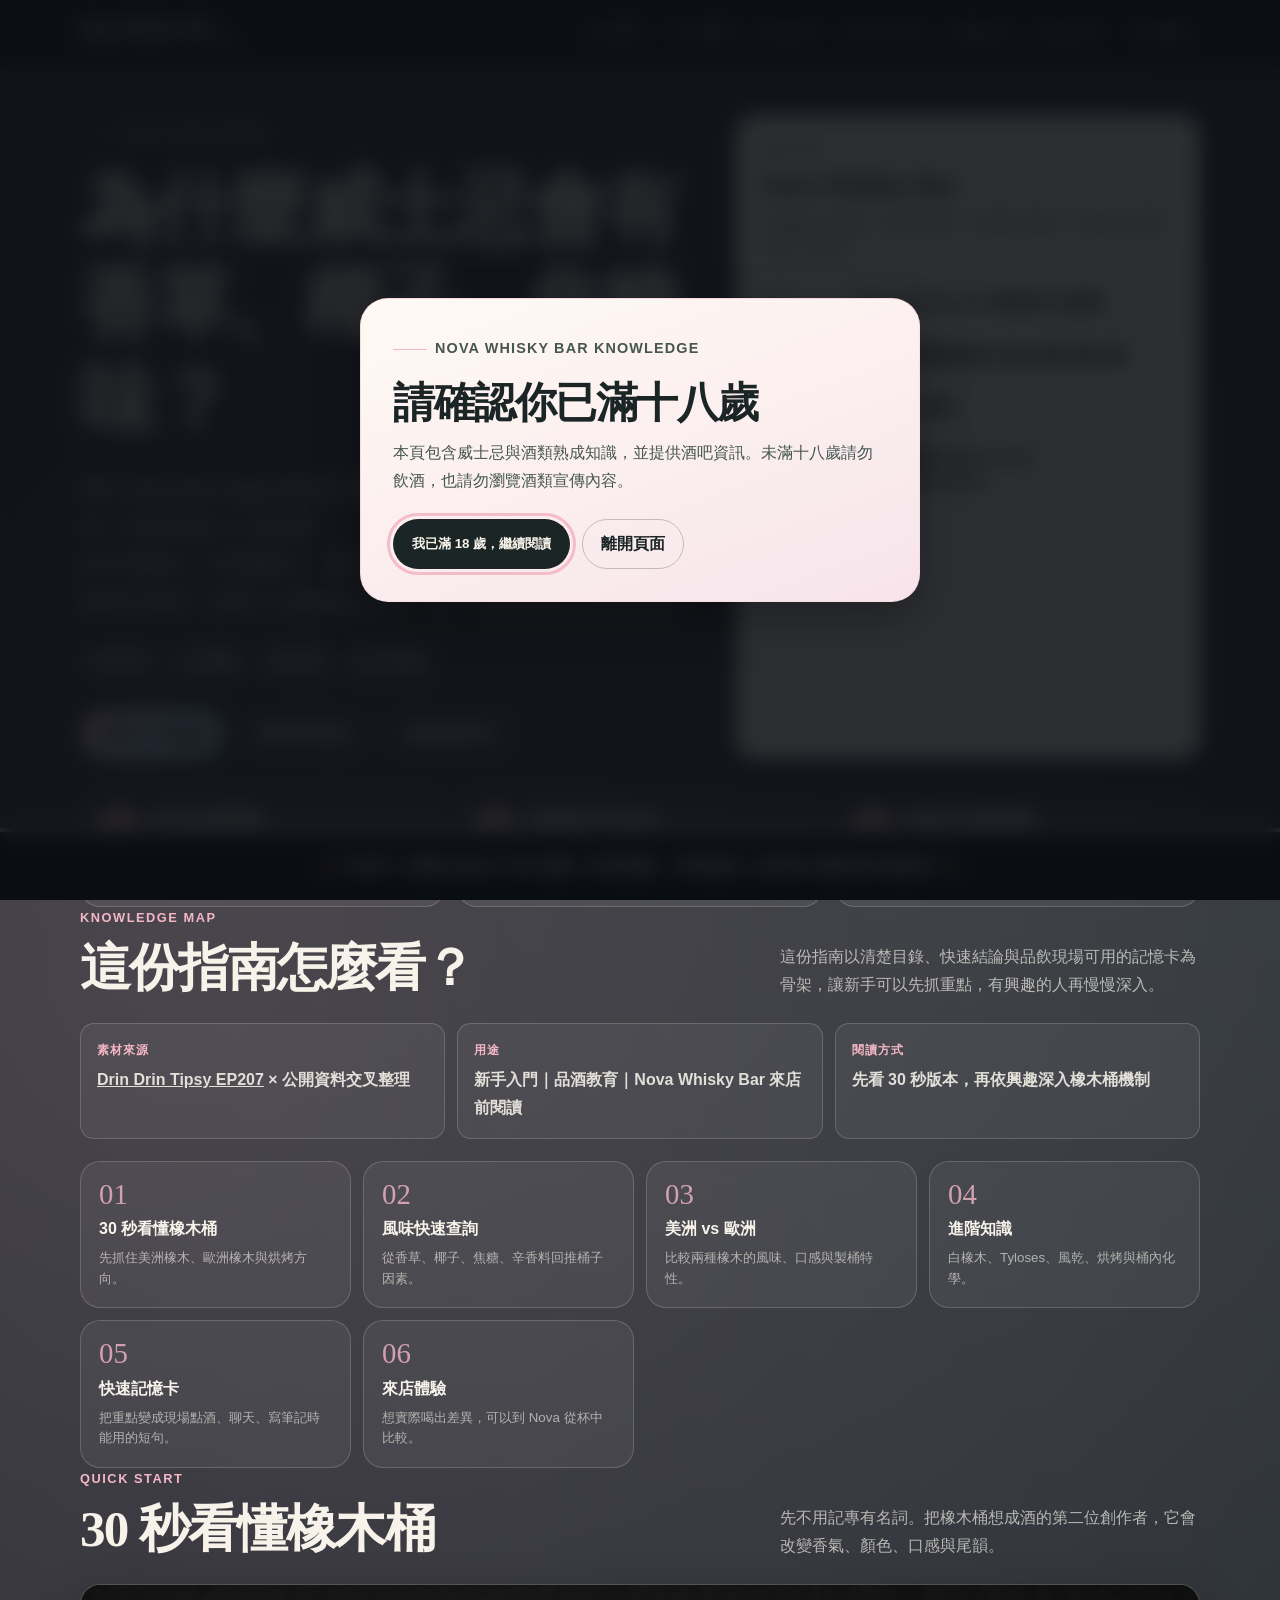
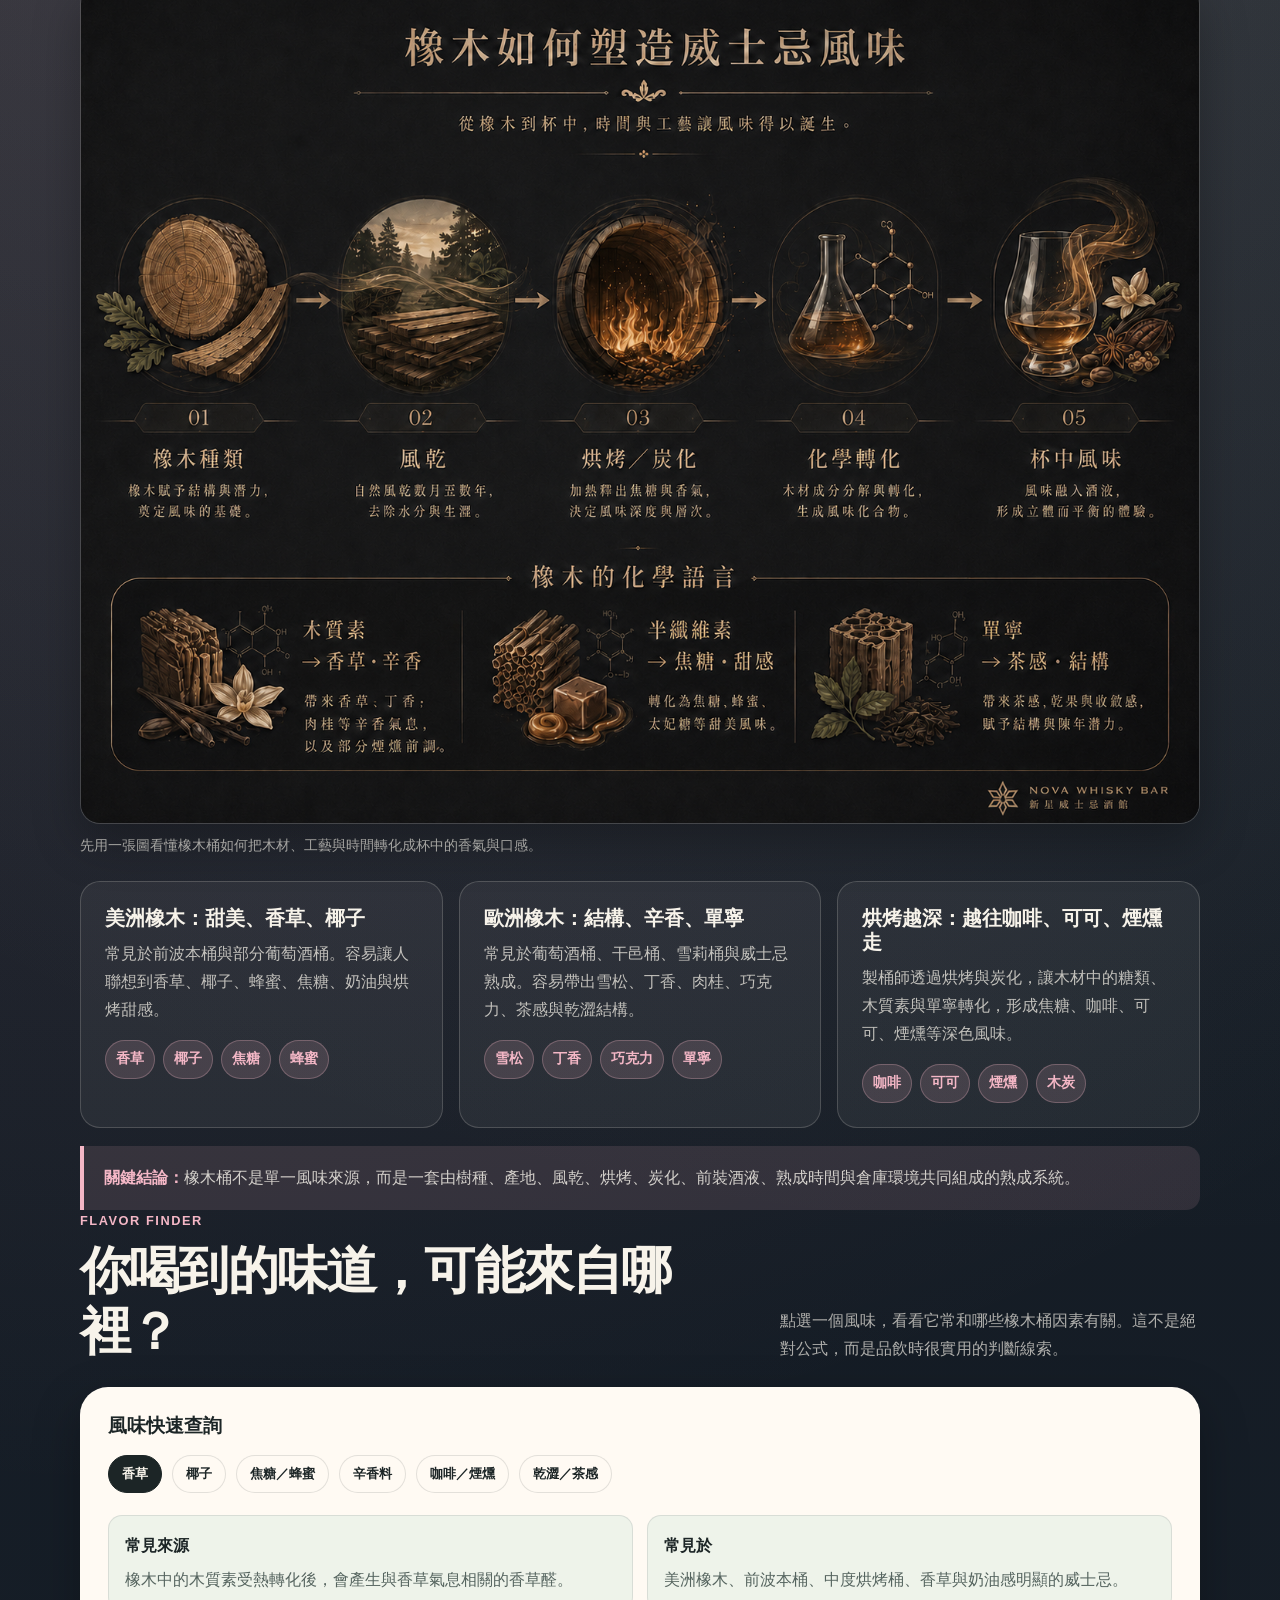
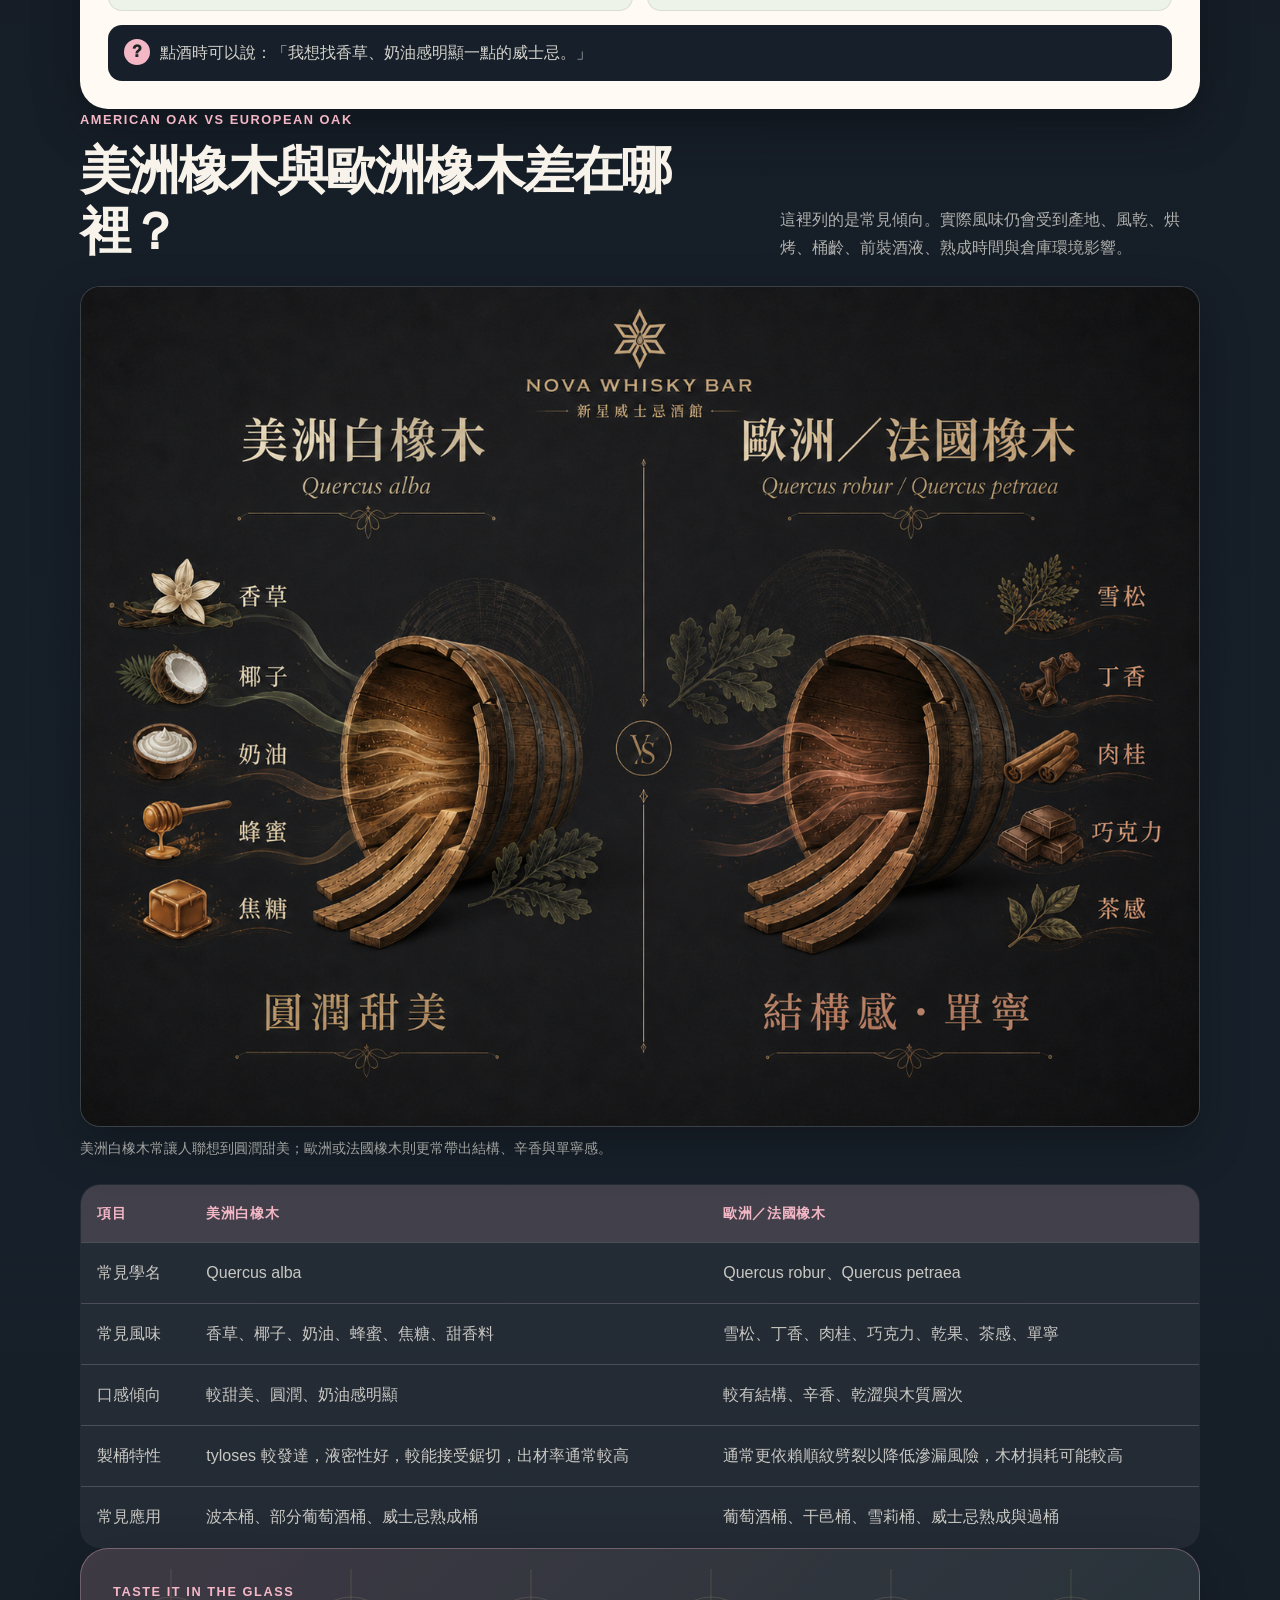
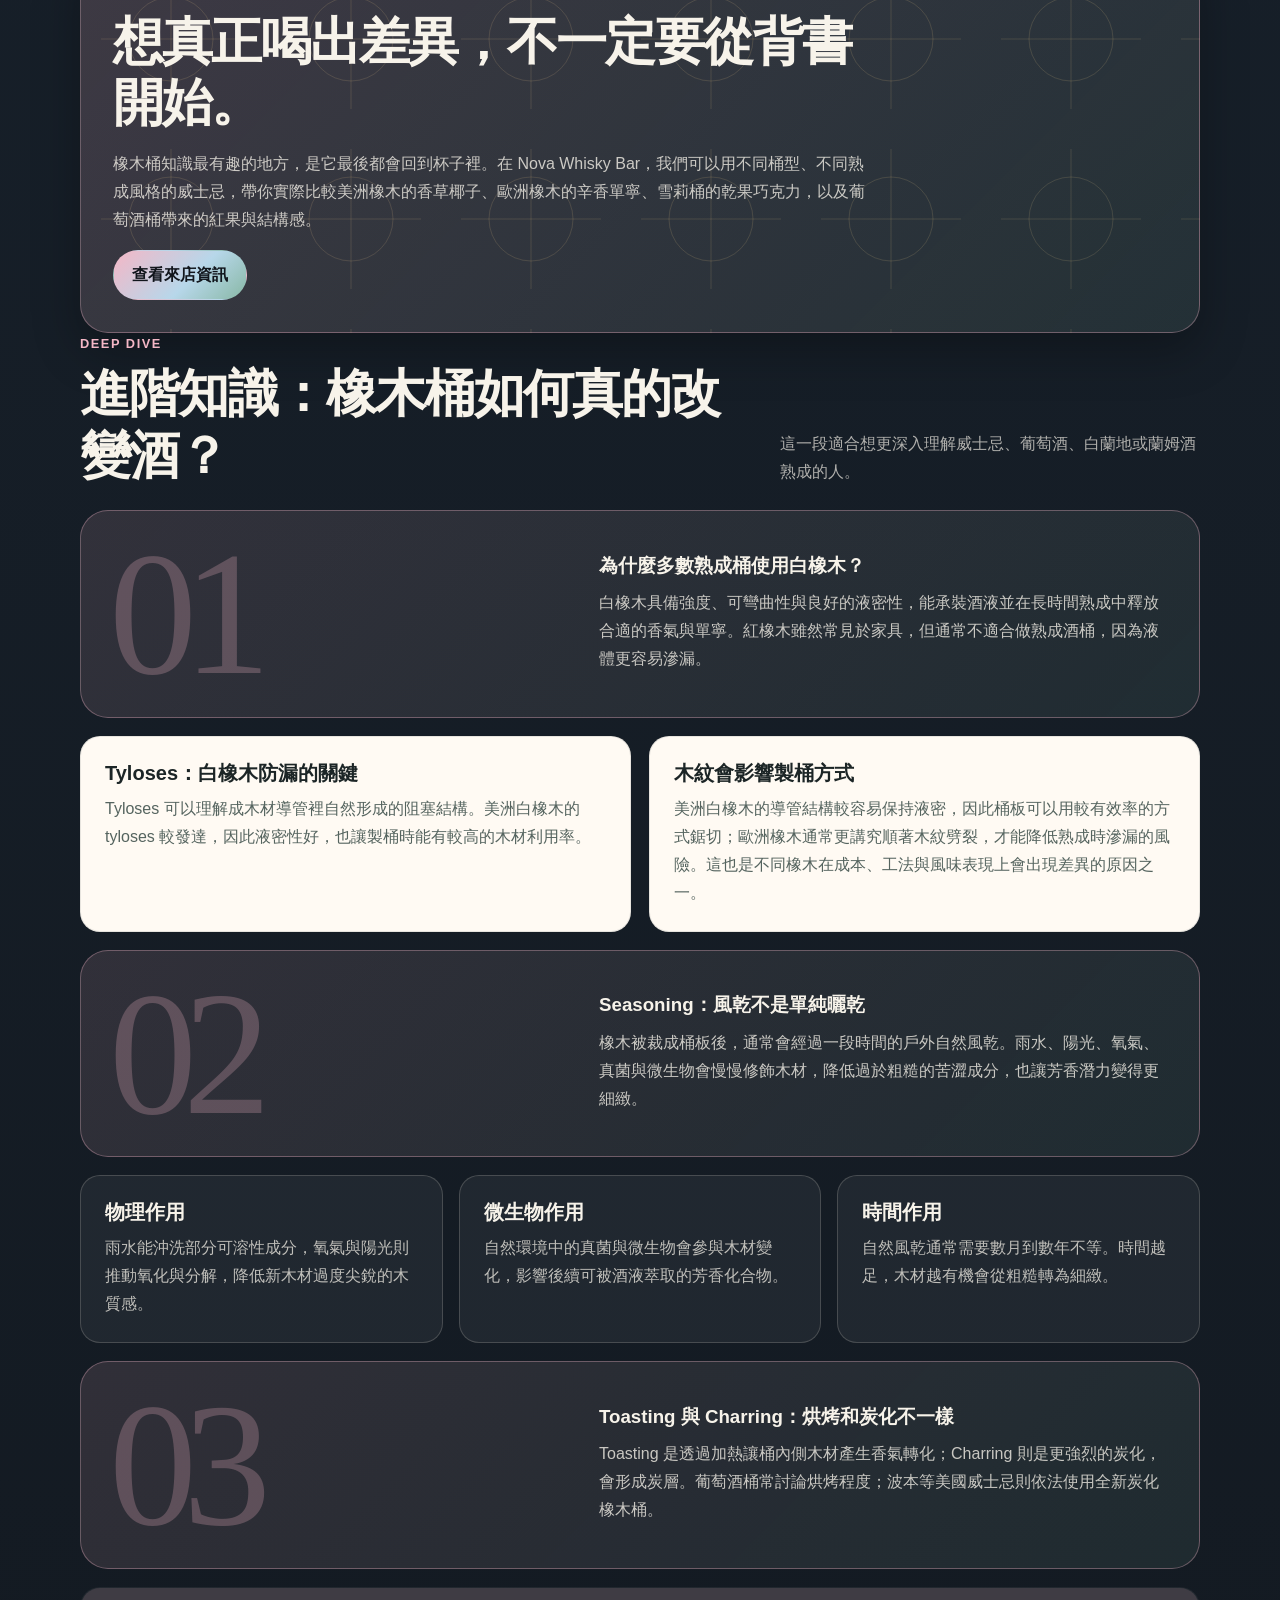
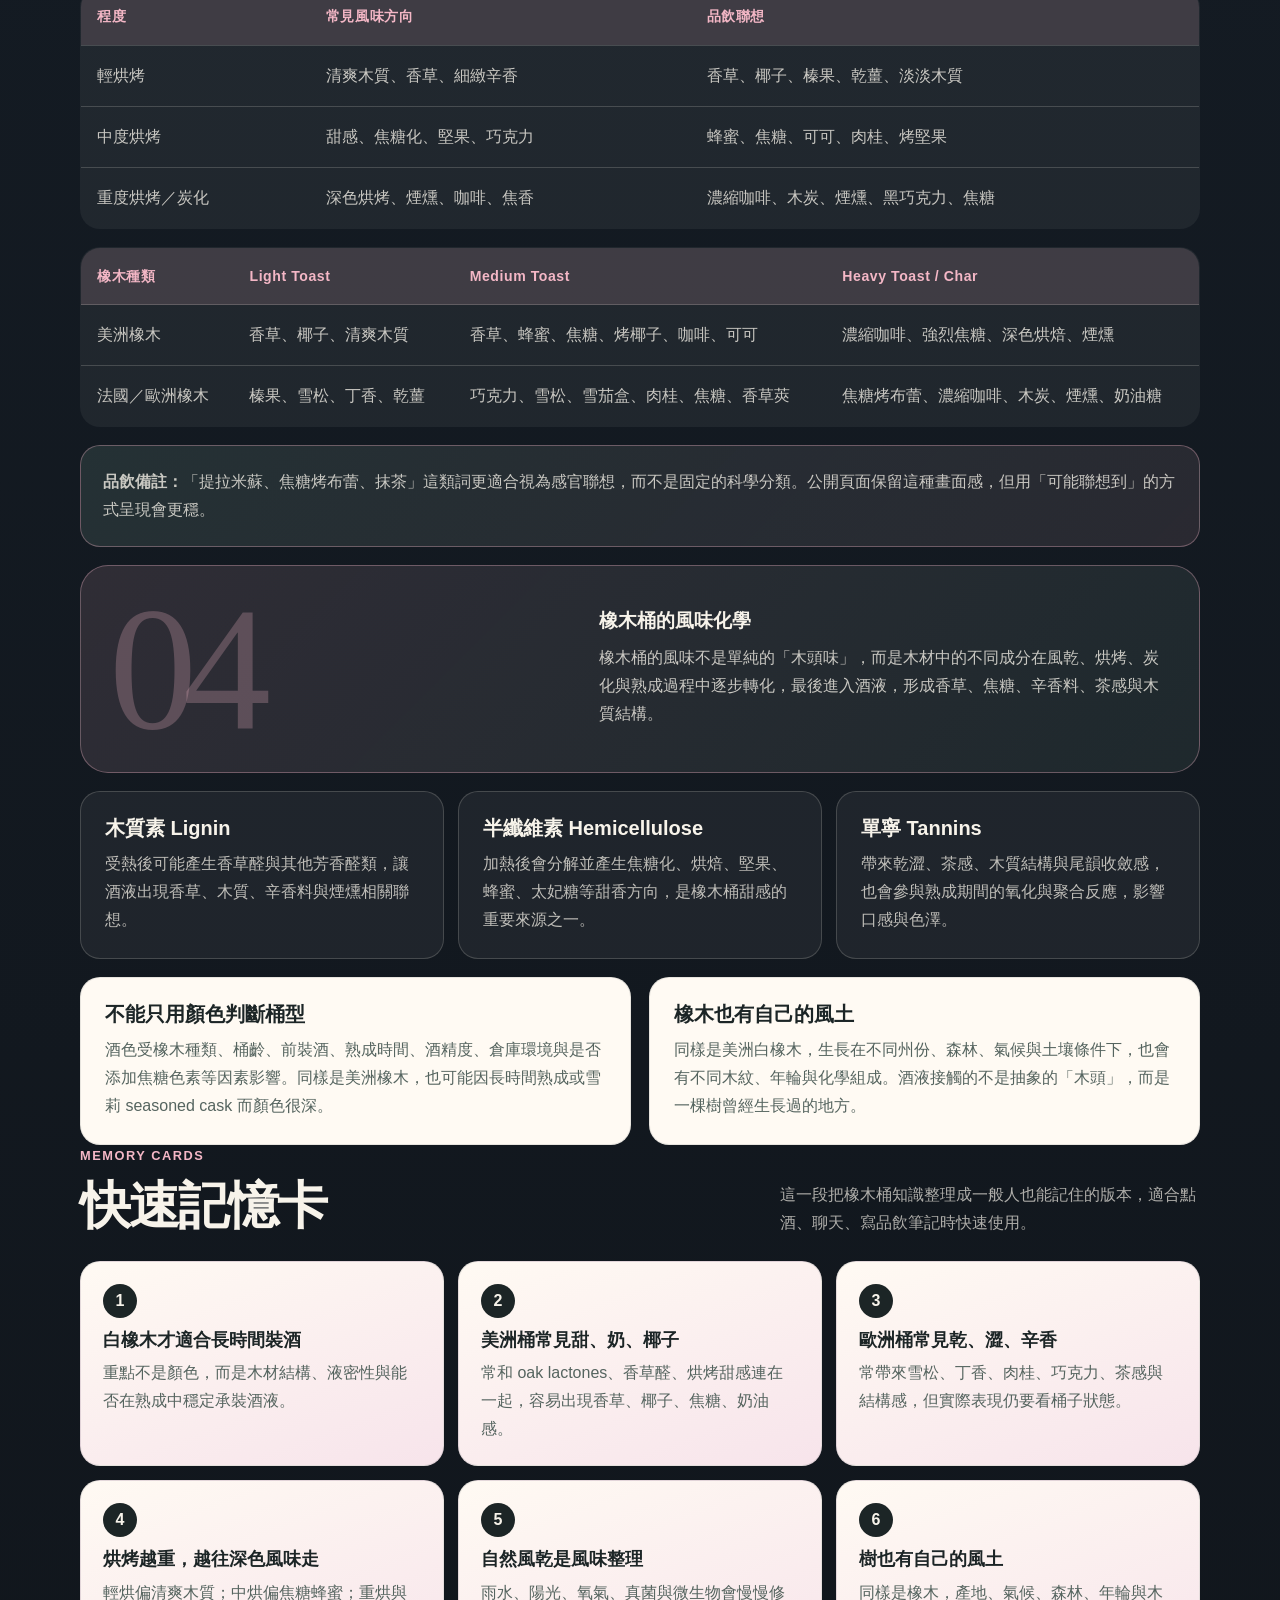
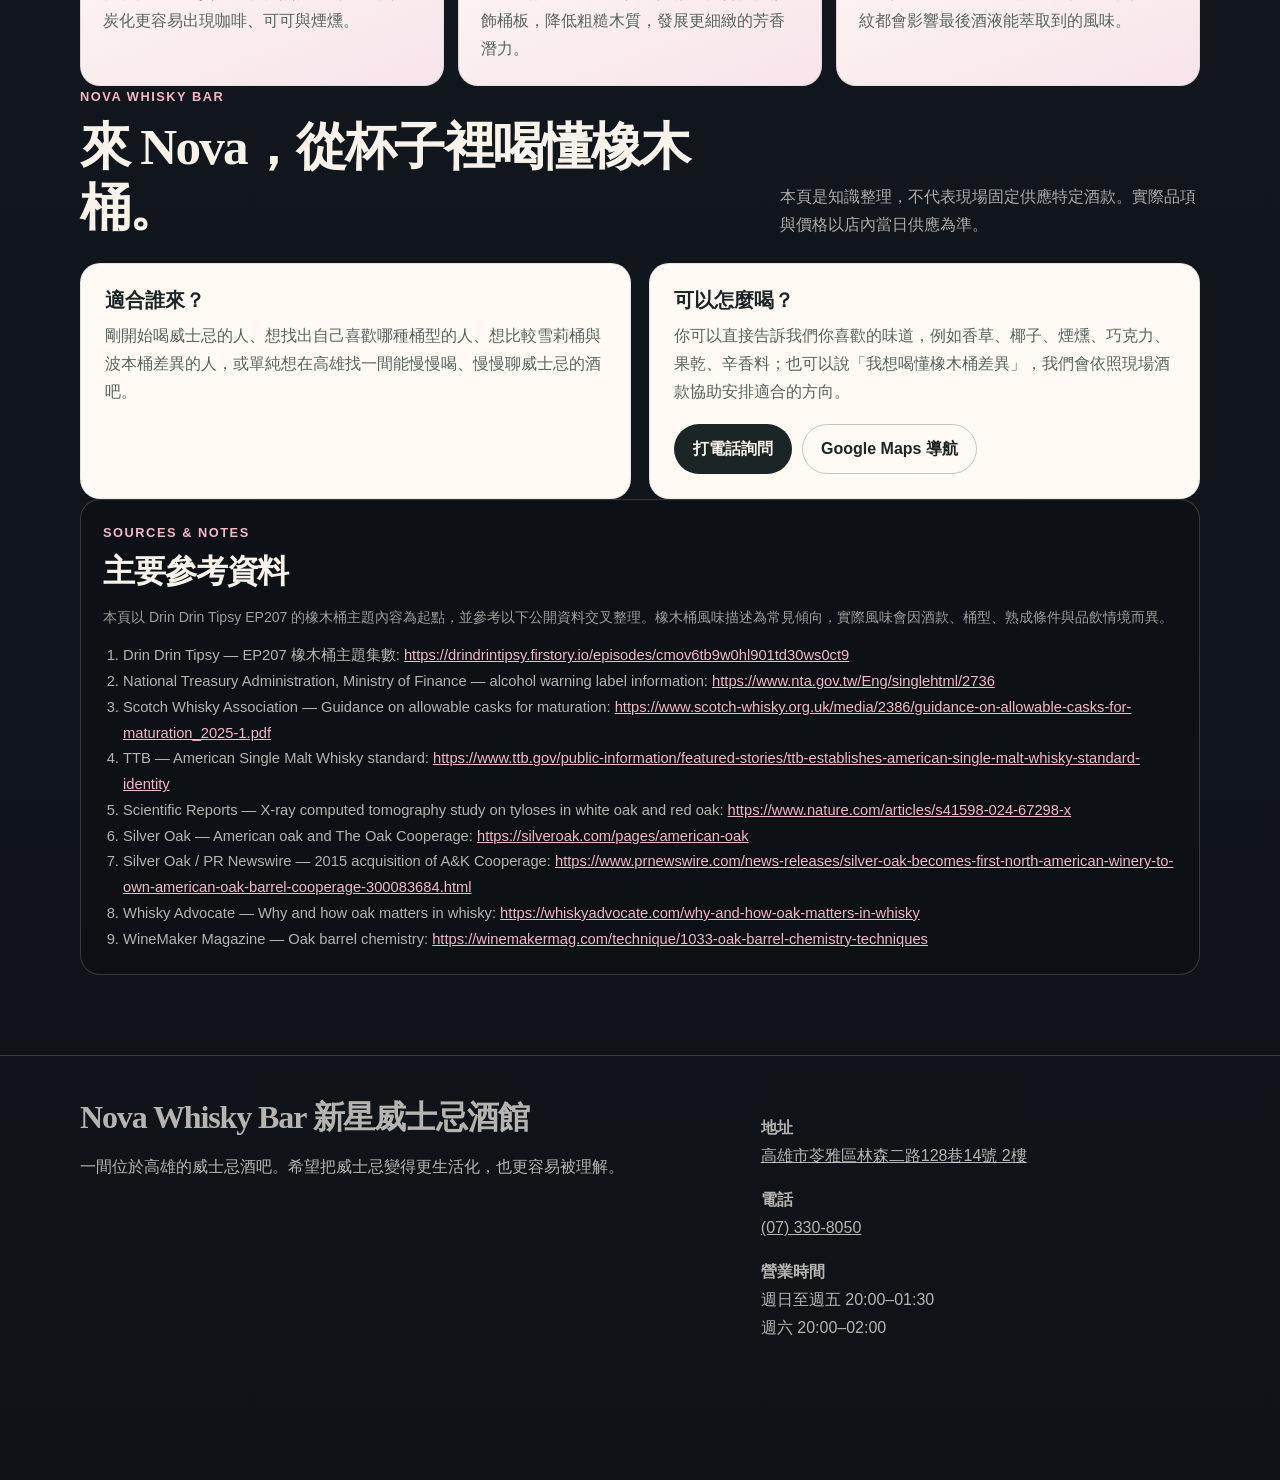
<file: index.html>
<!DOCTYPE html>
<html lang="zh-Hant-TW">
<head>
  <meta charset="UTF-8" />
  <meta name="viewport" content="width=device-width, initial-scale=1.0" />
  <title>一篇看懂橡木桶如何改變威士忌｜Nova Whisky Bar 新星威士忌酒館</title>
  <meta name="description" content="聽完 Drin Drin Tipsy 最新一集聊橡木桶後，Nova Whisky Bar 將美洲橡木、歐洲橡木、風乾、烘烤與杯中風味整理成新手友善的威士忌入門指南。" />
  <meta name="author" content="Nova Whisky Bar 新星威士忌酒館" />
  <meta property="og:title" content="一篇看懂橡木桶如何改變威士忌｜Nova Whisky Bar" />
  <meta property="og:description" content="從 Drin Drin Tipsy 橡木桶主題集數延伸整理：看懂香草、椰子、焦糖與辛香料如何出現在杯中的威士忌入門指南。" />
  <meta property="og:type" content="article" />
  <meta property="og:locale" content="zh_TW" />
  <meta property="og:site_name" content="Nova Whisky Bar 新星威士忌酒館" />
  <meta name="twitter:card" content="summary" />
  <meta name="theme-color" content="#11151c" />
  <script type="application/ld+json">
    {
      "@context": "https://schema.org",
      "@graph": [
        {
          "@type": "BarOrPub",
          "@id": "#nova-whisky-bar",
          "name": "Nova Whisky Bar 新星威士忌酒館",
          "telephone": "+886-7-330-8050",
          "address": {
            "@type": "PostalAddress",
            "streetAddress": "苓雅區林森二路128巷14號 2樓",
            "addressLocality": "高雄市",
            "addressCountry": "TW"
          },
          "servesCuisine": "Whisky Bar",
          "url": "./index.html"
        },
        {
          "@type": "Article",
          "@id": "#oak-cask-guide",
          "headline": "一篇看懂橡木桶如何改變威士忌",
          "description": "從 Drin Drin Tipsy 橡木桶主題集數延伸整理的威士忌橡木桶入門指南。",
          "inLanguage": "zh-Hant-TW",
          "author": { "@id": "#nova-whisky-bar" },
          "publisher": { "@id": "#nova-whisky-bar" },
          "about": ["威士忌", "橡木桶", "美洲橡木", "歐洲橡木"],
          "citation": "https://drindrintipsy.firstory.io/episodes/cmov6tb9w0hl901td30ws0ct9"
        }
      ]
    }
  </script>
  <style>
    :root {
      --bg: #11151c;
      --bg-2: #18202b;
      --paper: #f7f3ea;
      --paper-2: #fffaf3;
      --ink: #1c2526;
      --muted: #66766f;
      --gold: #88b8a5;
      --gold-2: #f4b7c6;
      --line: rgba(244, 183, 198, 0.34);
      --cream-line: rgba(247, 243, 234, 0.18);
      --danger: #c75d66;
      --radius-xl: 28px;
      --radius-lg: 20px;
      --radius-md: 14px;
      --shadow: 0 18px 48px rgba(0, 0, 0, 0.28);
      --max: 1120px;
      --sans: -apple-system, BlinkMacSystemFont, "Segoe UI", "Noto Sans TC", "PingFang TC", "Microsoft JhengHei", sans-serif;
      --serif: Georgia, "Times New Roman", "Noto Serif TC", serif;
    }

    * { box-sizing: border-box; }

    html { scroll-behavior: smooth; }

    body {
      margin: 0;
      font-family: var(--sans);
      color: var(--paper);
      background:
        radial-gradient(circle at 12% 10%, rgba(244, 183, 198, 0.20), transparent 25%),
        radial-gradient(circle at 88% 4%, rgba(136, 184, 165, 0.20), transparent 27%),
        linear-gradient(180deg, #11151c 0%, #17202a 45%, #0f1318 100%);
      line-height: 1.75;
      padding-bottom: 88px;
    }

    a { color: inherit; }

    a:focus-visible,
    button:focus-visible {
      outline: 3px solid rgba(244, 183, 198, 0.9);
      outline-offset: 3px;
    }

    .progress {
      position: fixed;
      top: 0;
      left: 0;
      z-index: 9000;
      width: 100%;
      height: 3px;
      pointer-events: none;
    }

    .progress span {
      display: block;
      width: 0%;
      height: 100%;
      background: linear-gradient(90deg, var(--gold-2), #b7d7ea, var(--gold));
      box-shadow: 0 0 16px rgba(244, 183, 198, 0.42);
    }

    .skip-link {
      position: absolute;
      top: -48px;
      left: 16px;
      background: var(--gold-2);
      color: var(--ink);
      padding: 8px 12px;
      border-radius: 999px;
      z-index: 1000;
    }

    .skip-link:focus { top: 16px; }

    .age-gate {
      position: fixed;
      inset: 0;
      z-index: 9999;
      display: grid;
      place-items: center;
      background: rgba(10, 13, 18, 0.86);
      backdrop-filter: blur(10px);
      padding: 24px;
    }

    .age-gate.is-hidden {
      display: none !important;
    }

    .age-card {
      width: min(560px, 100%);
      border: 1px solid var(--line);
      border-radius: var(--radius-xl);
      background: linear-gradient(160deg, #fffaf3 0%, #f7e4eb 100%);
      color: var(--ink);
      padding: 32px;
      box-shadow: var(--shadow);
    }

    .age-card h2 {
      margin: 0 0 12px;
      font-family: var(--serif);
      font-size: clamp(1.8rem, 4vw, 2.6rem);
      line-height: 1.15;
    }

    .age-card p { color: #465651; margin: 0 0 18px; }

    .age-kicker {
      color: #4b7f6b;
      margin-bottom: 12px;
    }

    .age-actions { display: flex; flex-wrap: wrap; gap: 12px; margin-top: 24px; }

    .btn {
      display: inline-flex;
      align-items: center;
      justify-content: center;
      gap: 8px;
      min-height: 44px;
      padding: 10px 18px;
      border-radius: 999px;
      border: 1px solid transparent;
      font-weight: 700;
      text-decoration: none;
      cursor: pointer;
      transition: transform .2s ease, background .2s ease, border-color .2s ease;
    }

    .btn:hover { transform: translateY(-1px); }

    .btn-primary { background: var(--ink); color: var(--paper); }
    .btn-outline { border-color: rgba(28,37,38,.24); color: var(--ink); background: transparent; }
    .btn-light { border-color: rgba(247,243,234,.35); color: var(--paper); background: transparent; }
    .btn-gold { background: linear-gradient(135deg, var(--gold-2), #b7d7ea 58%, var(--gold)); color: #11151c; }

    .topbar {
      position: sticky;
      top: 0;
      z-index: 100;
      backdrop-filter: blur(16px);
      background: rgba(17, 21, 28, 0.76);
      border-bottom: 1px solid var(--cream-line);
    }

    .nav {
      width: min(var(--max), calc(100% - 32px));
      margin: 0 auto;
      min-height: 66px;
      display: flex;
      align-items: center;
      justify-content: space-between;
      gap: 18px;
    }

    .brand {
      display: flex;
      flex-direction: column;
      line-height: 1.1;
      text-decoration: none;
      letter-spacing: .02em;
    }

    .brand strong { font-size: 1rem; }
    .brand span { font-size: .78rem; color: rgba(247,243,234,.72); }

    .nav-links {
      display: flex;
      gap: 6px;
      align-items: center;
      flex-wrap: wrap;
      justify-content: flex-end;
    }

    .nav-links a {
      text-decoration: none;
      color: rgba(247,243,234,.78);
      font-size: .9rem;
      padding: 8px 11px;
      border-radius: 999px;
    }

    .nav-links a:hover { background: rgba(255,255,255,.08); color: var(--paper); }

    .hero {
      width: min(var(--max), calc(100% - 32px));
      margin: 48px auto 32px;
      display: grid;
      grid-template-columns: minmax(0, 1.15fr) minmax(320px, .85fr);
      gap: 28px;
      align-items: stretch;
    }

    .hero-copy {
      min-width: 0;
      align-self: center;
    }

    .eyebrow {
      display: inline-flex;
      align-items: center;
      gap: 8px;
      color: var(--gold-2);
      font-size: .9rem;
      letter-spacing: .08em;
      text-transform: uppercase;
      font-weight: 700;
      margin-bottom: 16px;
    }

    .eyebrow::before {
      content: "";
      width: 34px;
      height: 1px;
      background: var(--gold-2);
      display: inline-block;
    }

    h1, h2, h3 {
      margin: 0;
      line-height: 1.2;
    }

    h1 {
      font-family: var(--serif);
      font-size: clamp(2.5rem, 6.2vw, 5.8rem);
      letter-spacing: -0.055em;
      max-width: 900px;
    }

    .hero-lead {
      margin: 22px 0 0;
      color: rgba(247,243,234,.82);
      font-size: clamp(1.05rem, 2vw, 1.35rem);
      max-width: 780px;
    }

    .hero-lead a {
      color: var(--paper);
      text-decoration-color: rgba(244,183,198,.72);
      text-decoration-thickness: 2px;
      text-underline-offset: 4px;
    }

    .hero-lead a:hover { color: var(--gold-2); }

    .hero-actions {
      display: flex;
      flex-wrap: wrap;
      gap: 12px;
      margin-top: 28px;
    }

    .hero-tags {
      display: flex;
      flex-wrap: wrap;
      gap: 8px;
      margin-top: 22px;
    }

    .hero-tag {
      display: inline-flex;
      align-items: center;
      min-height: 32px;
      padding: 6px 10px;
      border-radius: 999px;
      border: 1px solid rgba(244, 183, 198, 0.30);
      background: rgba(247, 243, 234, 0.08);
      color: rgba(245, 234, 220, 0.78);
      font-size: .86rem;
      font-weight: 700;
    }

    .hero-card {
      background: rgba(255, 250, 243, 0.98);
      color: var(--ink);
      border-radius: var(--radius-lg);
      padding: 24px;
      box-shadow: 0 14px 34px rgba(0, 0, 0, 0.16);
      min-height: 100%;
      display: flex;
      flex-direction: column;
      justify-content: flex-start;
      position: relative;
      overflow: hidden;
      border: 1px solid rgba(28, 37, 38, 0.10);
    }

    .visit-label {
      display: block;
      color: #4b7f6b;
      font-size: .76rem;
      font-weight: 900;
      letter-spacing: .12em;
      text-transform: uppercase;
      margin-bottom: 8px;
    }

    .hero-card h2 {
      font-family: var(--serif);
      font-size: 1.68rem;
      letter-spacing: -.02em;
      margin-bottom: 8px;
    }

    .visit-summary {
      color: #55645f;
      margin: 0;
      line-height: 1.62;
      font-size: .96rem;
    }

    .info-list {
      display: grid;
      gap: 0;
      margin-top: 18px;
      position: relative;
      z-index: 1;
      border-top: 1px solid rgba(28,37,38,.10);
    }

    .info-item {
      display: grid;
      grid-template-columns: 86px 1fr;
      gap: 12px;
      padding: 13px 0;
      border-bottom: 1px solid rgba(28,37,38,.10);
      align-items: baseline;
    }

    .info-item span {
      display: block;
      font-size: .78rem;
      color: var(--muted);
      letter-spacing: .03em;
      font-weight: 800;
    }

    .info-item strong {
      display: block;
      color: var(--ink);
      font-size: .98rem;
      line-height: 1.5;
    }

    .container {
      width: min(var(--max), calc(100% - 32px));
      margin: 0 auto;
    }

    section {
      scroll-margin-top: 96px;
      margin: 88px 0;
    }

    .section-head {
      display: flex;
      align-items: end;
      justify-content: space-between;
      gap: 24px;
      margin-bottom: 24px;
    }

    .kicker {
      display: block;
      color: var(--gold-2);
      font-weight: 800;
      letter-spacing: .12em;
      text-transform: uppercase;
      font-size: .8rem;
      margin-bottom: 8px;
    }

    h2 {
      font-family: var(--serif);
      font-size: clamp(2rem, 4vw, 3.4rem);
      letter-spacing: -.035em;
    }

    .section-note {
      color: rgba(247,243,234,.68);
      max-width: 420px;
      margin: 0;
    }

    .grid-3 {
      display: grid;
      grid-template-columns: repeat(3, minmax(0, 1fr));
      gap: 16px;
    }

    .grid-2 {
      display: grid;
      grid-template-columns: repeat(2, minmax(0, 1fr));
      gap: 18px;
    }

    .card {
      border: 1px solid var(--cream-line);
      background: rgba(255,255,255,.055);
      border-radius: var(--radius-lg);
      padding: 24px;
      min-height: 100%;
    }

    .card.light {
      background: var(--paper-2);
      color: var(--ink);
      border-color: rgba(28,37,38,.10);
    }

    .card h3 {
      font-size: 1.25rem;
      margin-bottom: 10px;
    }

    .card p { margin: 0; color: rgba(247,243,234,.74); }
    .card.light p { color: #55645f; }

    .pill-row {
      display: flex;
      flex-wrap: wrap;
      gap: 8px;
      margin-top: 16px;
    }

    .pill {
      display: inline-flex;
      align-items: center;
      padding: 6px 10px;
      border-radius: 999px;
      background: rgba(244,183,198,.14);
      border: 1px solid rgba(244,183,198,.28);
      color: var(--gold-2);
      font-size: .86rem;
      font-weight: 650;
    }

    .light .pill {
      color: #3f725f;
      background: rgba(136,184,165,.18);
      border-color: rgba(136,184,165,.30);
    }

    .feature {
      display: grid;
      grid-template-columns: minmax(0, .9fr) minmax(0, 1.1fr);
      gap: 22px;
      align-items: center;
      border-radius: var(--radius-xl);
      border: 1px solid var(--line);
      background: linear-gradient(135deg, rgba(244,183,198,.13), rgba(136,184,165,.10));
      padding: 28px;
      overflow: hidden;
    }

    .feature .big-number {
      font-family: var(--serif);
      font-size: clamp(5rem, 14vw, 11rem);
      line-height: .85;
      color: rgba(244,183,198,.25);
      letter-spacing: -.08em;
    }

    .feature p { color: rgba(247,243,234,.78); margin: 12px 0 0; }

    .compare {
      width: 100%;
      border-collapse: collapse;
      overflow: hidden;
      border-radius: var(--radius-lg);
      background: rgba(255,255,255,.055);
      border: 1px solid var(--cream-line);
    }

    .compare th, .compare td {
      padding: 16px;
      border-bottom: 1px solid var(--cream-line);
      text-align: left;
      vertical-align: top;
    }

    .compare th {
      background: rgba(244,183,198,.14);
      color: var(--gold-2);
      font-size: .88rem;
      letter-spacing: .04em;
    }

    .compare tr:last-child td { border-bottom: 0; }
    .compare td { color: rgba(247,243,234,.78); }

    .flavor-finder {
      border-radius: var(--radius-xl);
      background: var(--paper-2);
      color: var(--ink);
      padding: 28px;
      box-shadow: var(--shadow);
    }

    .finder-buttons {
      display: flex;
      flex-wrap: wrap;
      gap: 10px;
      margin: 18px 0 22px;
    }

    .finder-buttons button {
      border: 1px solid rgba(28,37,38,.12);
      background: #fffaf3;
      color: var(--ink);
      padding: 9px 13px;
      border-radius: 999px;
      cursor: pointer;
      font-weight: 750;
    }

    .finder-buttons button.active {
      background: var(--ink);
      color: var(--paper);
      border-color: var(--ink);
    }

    .finder-buttons button[aria-pressed="true"] {
      background: var(--ink);
      color: var(--paper);
      border-color: var(--ink);
    }

    .finder-output {
      display: grid;
      grid-template-columns: 1fr 1fr;
      gap: 14px;
    }

    .output-box {
      background: #eef3ea;
      border: 1px solid rgba(28,37,38,.10);
      border-radius: var(--radius-md);
      padding: 16px;
    }

    .output-box strong { display: block; margin-bottom: 6px; }
    .output-box p { margin: 0; color: #55645f; }

    .finder-tip {
      margin-top: 14px;
      padding: 14px 16px;
      border-radius: var(--radius-md);
      background: #17202a;
      color: var(--paper);
      display: grid;
      grid-template-columns: auto 1fr;
      gap: 10px;
      align-items: start;
    }

    .finder-tip span {
      display: inline-grid;
      place-items: center;
      width: 26px;
      height: 26px;
      border-radius: 50%;
      background: var(--gold-2);
      color: var(--ink);
      font-weight: 950;
      line-height: 1;
    }

    .finder-tip p { margin: 0; color: rgba(247,243,234,.84); }

    .cta {
      border-radius: var(--radius-xl);
      padding: 32px;
      background:
        linear-gradient(135deg, rgba(244,183,198,.18), rgba(136,184,165,.12)),
        url("data:image/svg+xml,%3Csvg width='180' height='180' viewBox='0 0 180 180' xmlns='http://www.w3.org/2000/svg'%3E%3Cg fill='none' stroke='%23f0c978' stroke-opacity='.15'%3E%3Cpath d='M20 90h140M90 20v140'/%3E%3Ccircle cx='90' cy='90' r='42'/%3E%3C/g%3E%3C/svg%3E");
      border: 1px solid var(--line);
      box-shadow: var(--shadow);
    }

    .cta h2 { max-width: 760px; }
    .cta p { max-width: 760px; color: rgba(247,243,234,.78); }

    .meta-strip {
      display: grid;
      grid-template-columns: repeat(3, minmax(0, 1fr));
      gap: 12px;
      margin-top: 18px;
    }

    .meta-item {
      border: 1px solid var(--cream-line);
      background: rgba(255,255,255,.05);
      border-radius: var(--radius-md);
      padding: 16px;
    }

    .meta-item span {
      display: block;
      color: var(--gold-2);
      font-size: .78rem;
      letter-spacing: .08em;
      text-transform: uppercase;
      font-weight: 850;
      margin-bottom: 4px;
    }

    .meta-item strong { color: rgba(247,243,234,.88); }

    .toc-grid {
      display: grid;
      grid-template-columns: repeat(4, minmax(0, 1fr));
      gap: 12px;
      margin-top: 22px;
    }

    .toc-card {
      display: block;
      min-height: 132px;
      padding: 18px;
      border-radius: var(--radius-lg);
      border: 1px solid var(--cream-line);
      background: rgba(255,255,255,.055);
      text-decoration: none;
      transition: transform .2s ease, border-color .2s ease, background .2s ease;
    }

    .toc-card:hover {
      transform: translateY(-2px);
      border-color: var(--line);
      background: rgba(244,183,198,.12);
    }

    .toc-card span {
      display: block;
      color: rgba(244,183,198,.80);
      font-family: var(--serif);
      font-size: 1.8rem;
      line-height: 1;
      margin-bottom: 10px;
    }

    .toc-card strong { display: block; color: var(--paper); line-height: 1.35; }
    .toc-card small { display: block; margin-top: 8px; color: rgba(247,243,234,.62); line-height: 1.55; }

    .path-strip {
      width: min(var(--max), calc(100% - 32px));
      margin: 18px auto 0;
      display: grid;
      grid-template-columns: repeat(3, minmax(0, 1fr));
      gap: 12px;
    }

    .path-card {
      display: grid;
      grid-template-columns: 42px 1fr;
      gap: 12px;
      align-items: start;
      padding: 16px;
      border: 1px solid var(--cream-line);
      border-radius: var(--radius-lg);
      background: rgba(255,255,255,.06);
      text-decoration: none;
      min-height: 116px;
    }

    .path-card:hover {
      background: rgba(244,183,198,.12);
      border-color: var(--line);
    }

    .path-icon {
      display: inline-grid;
      place-items: center;
      width: 42px;
      height: 42px;
      border-radius: 50%;
      background: var(--gold-2);
      color: var(--ink);
      font-weight: 950;
    }

    .path-card strong { display: block; line-height: 1.35; }
    .path-card small { display: block; color: rgba(247,243,234,.62); line-height: 1.5; margin-top: 5px; }

    .takeaway {
      margin-top: 18px;
      padding: 18px 20px;
      border-left: 4px solid var(--gold-2);
      background: rgba(244,183,198,.12);
      border-radius: 0 var(--radius-md) var(--radius-md) 0;
      color: rgba(247,243,234,.82);
    }

    .takeaway strong { color: var(--gold-2); }

    .visual-figure {
      margin: 24px 0;
    }

    .visual-frame {
      overflow-x: auto;
      border: 1px solid var(--cream-line);
      border-radius: var(--radius-lg);
      background: rgba(0,0,0,.18);
      box-shadow: var(--shadow);
    }

    .visual-frame img {
      display: block;
      width: 100%;
      height: auto;
    }

    .visual-figure figcaption {
      margin-top: 10px;
      color: rgba(247,243,234,.62);
      font-size: .9rem;
      line-height: 1.6;
    }

    .chem-grid, .memory-grid {
      display: grid;
      grid-template-columns: repeat(3, minmax(0, 1fr));
      gap: 14px;
      margin-top: 18px;
    }

    .memory-card {
      border-radius: var(--radius-lg);
      border: 1px solid rgba(28,37,38,.10);
      background: linear-gradient(160deg, #fffaf3, #f7e4eb);
      color: var(--ink);
      padding: 22px;
      min-height: 176px;
    }

    .memory-card span {
      display: inline-flex;
      width: 34px;
      height: 34px;
      align-items: center;
      justify-content: center;
      border-radius: 50%;
      background: var(--ink);
      color: var(--paper);
      font-weight: 900;
      margin-bottom: 12px;
    }

    .memory-card h3 { font-size: 1.12rem; }
    .memory-card p { color: #55645f; margin: 8px 0 0; }

    .note-band {
      border: 1px solid var(--line);
      background: linear-gradient(135deg, rgba(136,184,165,.15), rgba(244,183,198,.10));
      border-radius: var(--radius-lg);
      padding: 22px;
      margin-top: 18px;
    }

    .note-band p { color: rgba(247,243,234,.78); margin: 0; }

    .mt-18 { margin-top: 18px; }

    .contact-actions {
      display: flex;
      flex-wrap: wrap;
      gap: 10px;
      margin-top: 18px;
    }

    .sources {
      background: rgba(0,0,0,.18);
      border: 1px solid var(--cream-line);
      border-radius: var(--radius-lg);
      padding: 22px;
    }

    .sources ol {
      margin: 12px 0 0;
      padding-left: 20px;
      color: rgba(247,243,234,.72);
      font-size: .92rem;
    }

    .sources a { color: var(--gold-2); word-break: break-word; }

    .source-title { font-size: 2rem; }

    .footer {
      margin-top: 80px;
      padding: 42px 0 34px;
      border-top: 1px solid var(--cream-line);
      color: rgba(247,243,234,.72);
    }

    .footer-grid {
      display: grid;
      grid-template-columns: 1.2fr .8fr;
      gap: 22px;
      align-items: start;
    }

    .footer h2 {
      font-size: 2rem;
      margin-bottom: 10px;
    }

    .legal-strip {
      position: fixed;
      left: 0;
      right: 0;
      bottom: 0;
      z-index: 8000;
      min-height: 72px;
      display: flex;
      align-items: center;
      justify-content: center;
      padding: 12px 18px;
      text-align: center;
      color: #fff;
      background: #10141a;
      border-top: 4px solid #f7f3ea;
      font-weight: 900;
      letter-spacing: .02em;
      line-height: 1.55;
    }

    .small { font-size: .88rem; color: rgba(247,243,234,.62); }

    .sr-only {
      position: absolute;
      width: 1px;
      height: 1px;
      padding: 0;
      margin: -1px;
      overflow: hidden;
      clip: rect(0, 0, 0, 0);
      white-space: nowrap;
      border: 0;
    }

    @media (max-width: 860px) {
      .hero, .feature, .grid-2, .footer-grid { grid-template-columns: 1fr; }
      .grid-3, .meta-strip, .toc-grid, .chem-grid, .memory-grid, .path-strip { grid-template-columns: 1fr; }
      .nav { align-items: flex-start; flex-direction: column; padding: 12px 0; }
      .nav-links {
        width: 100%;
        justify-content: flex-start;
        flex-wrap: nowrap;
        overflow-x: auto;
        padding-bottom: 4px;
        scrollbar-width: thin;
      }
      .nav-links a { flex: 0 0 auto; }
      .section-head { display: block; }
      .section-note { margin-top: 12px; }
      .finder-output { grid-template-columns: 1fr; }
      .compare { display: block; overflow-x: auto; }
      .visual-frame img { min-width: 720px; }
      section { margin: 64px 0; }
      h1 { letter-spacing: -.035em; }
      .hero { margin-top: 32px; }
    }

    @media (max-width: 520px) {
      body { padding-bottom: 104px; }
      .nav-links { gap: 4px; }
      .nav-links a { font-size: .82rem; padding: 7px 9px; }
      .hero-card, .flavor-finder, .cta { padding: 20px; }
      .info-item { grid-template-columns: 72px 1fr; }
      .legal-strip { font-size: .84rem; }
    }

    @media (prefers-reduced-motion: reduce) {
      html { scroll-behavior: auto; }
      *, *::before, *::after {
        animation-duration: .01ms !important;
        animation-iteration-count: 1 !important;
        scroll-behavior: auto !important;
        transition-duration: .01ms !important;
      }
    }

    @media print {
      .topbar, .legal-strip, .age-gate, .hero-actions, .finder-buttons { display: none !important; }
      body { background: #fff; color: #000; padding-bottom: 0; }
      .card, .feature, .cta, .sources, .hero-card, .flavor-finder { box-shadow: none; border: 1px solid #aaa; }
    }
  </style>
</head>
<body>
  <div class="progress" aria-hidden="true"><span id="readProgress"></span></div>
  <a class="skip-link" href="#main">跳到主要內容</a>

  <div class="age-gate" id="ageGate" role="dialog" aria-modal="true" aria-labelledby="ageTitle">
    <div class="age-card">
      <p class="eyebrow age-kicker">Nova Whisky Bar Knowledge</p>
      <h2 id="ageTitle">請確認你已滿十八歲</h2>
      <p>本頁包含威士忌與酒類熟成知識，並提供酒吧資訊。未滿十八歲請勿飲酒，也請勿瀏覽酒類宣傳內容。</p>
      <div class="age-actions">
        <button class="btn btn-primary" id="enterSite">我已滿 18 歲，繼續閱讀</button>
        <a class="btn btn-outline" href="https://www.google.com/">離開頁面</a>
      </div>
    </div>
  </div>

  <header class="topbar">
    <nav class="nav" aria-label="主選單">
      <a class="brand" href="#top" aria-label="回到首頁">
        <strong>Nova Whisky Bar</strong>
        <span>新星威士忌酒館｜Kaohsiung</span>
      </a>
      <div class="nav-links">
        <a href="#map">章節導覽</a>
        <a href="#quick">30 秒看懂</a>
        <a href="#flavor">風味來源</a>
        <a href="#compare">美洲 vs 歐洲</a>
        <a href="#deep">進階知識</a>
        <a href="#memory">快速記憶卡</a>
        <a href="#visit">來店體驗</a>
      </div>
    </nav>
  </header>

  <main id="main">
    <div id="top" class="hero">
      <div class="hero-copy">
        <span class="eyebrow">Oak Cask Guide</span>
        <h1>為什麼威士忌會有香草、椰子、焦糖味？</h1>
        <p class="hero-lead">聽完 <a href="https://drindrintipsy.firstory.io/episodes/cmov6tb9w0hl901td30ws0ct9" target="_blank" rel="noopener">Drin Drin Tipsy EP207</a> 聊橡木桶，我們也想把這些知識整理成一份更容易入口的版本。<br>從美洲橡木、歐洲橡木、風乾、烘烤，到杯中的香草、椰子、焦糖與辛香料，讓你下次喝威士忌時，多一些能辨認風味的線索。</p>
        <div class="hero-tags" aria-label="本頁重點">
          <span class="hero-tag">新手友善</span>
          <span class="hero-tag">30 秒重點</span>
          <span class="hero-tag">風味查詢</span>
          <span class="hero-tag">來店前閱讀</span>
        </div>
        <div class="hero-actions">
          <a class="btn btn-gold" href="#quick">先看 30 秒版本</a>
          <a class="btn btn-light" href="#visit">查看酒吧資訊</a>
          <a class="btn btn-light" href="https://drindrintipsy.firstory.io/episodes/cmov6tb9w0hl901td30ws0ct9" target="_blank" rel="noopener">收聽這集節目</a>
        </div>
      </div>
      <aside class="hero-card" aria-label="Nova Whisky Bar 店家資訊">
        <div>
          <span class="visit-label">Visit Us</span>
          <h2>Nova Whisky Bar</h2>
          <p class="visit-summary">高雄威士忌酒吧。想比較桶型、找喜歡的風味，直接告訴我們你的方向就好。</p>
        </div>
        <div class="info-list">
          <div class="info-item"><span>店名</span><strong>Nova Whisky Bar 新星威士忌酒館</strong></div>
          <div class="info-item"><span>地址</span><strong><a href="https://www.google.com/maps/search/?api=1&query=Nova%20Whisky%20Bar%20%E6%96%B0%E6%98%9F%E5%A8%81%E5%A3%AB%E5%BF%8C%E9%85%92%E9%A4%A8%20%E9%AB%98%E9%9B%84%E5%B8%82%E8%8B%93%E9%9B%85%E5%8D%80%E6%9E%97%E6%A3%AE%E4%BA%8C%E8%B7%AF128%E5%B7%B714%E8%99%9F2%E6%A8%93" target="_blank" rel="noopener">高雄市苓雅區林森二路128巷14號 2樓</a></strong></div>
          <div class="info-item"><span>電話</span><strong><a href="tel:+88673308050">(07) 330-8050</a></strong></div>
          <div class="info-item"><span>營業時間</span><strong>週日至週五 20:00–01:30<br>週六 20:00–02:00</strong></div>
        </div>
      </aside>
    </div>

    <div class="path-strip" aria-label="快速閱讀路徑">
      <a class="path-card" href="#quick"><span class="path-icon">1</span><span><strong>我只想先懂重點</strong><small>從美洲桶、歐洲桶、烘烤三個方向抓住全頁。</small></span></a>
      <a class="path-card" href="#flavor"><span class="path-icon">2</span><span><strong>我想查杯中的味道</strong><small>點香草、椰子、焦糖或辛香料，直接看可能來源。</small></span></a>
      <a class="path-card" href="#visit"><span class="path-icon">3</span><span><strong>我想到店裡實際喝</strong><small>把喜歡的味道告訴我們，現場用酒款比較差異。</small></span></a>
    </div>

    <section id="map" class="container">
      <div class="section-head">
        <div>
          <span class="kicker">Knowledge Map</span>
          <h2>這份指南怎麼看？</h2>
        </div>
        <p class="section-note">這份指南以清楚目錄、快速結論與品飲現場可用的記憶卡為骨架，讓新手可以先抓重點，有興趣的人再慢慢深入。</p>
      </div>
      <div class="meta-strip" aria-label="文件基本資訊">
        <div class="meta-item"><span>素材來源</span><strong><a href="https://drindrintipsy.firstory.io/episodes/cmov6tb9w0hl901td30ws0ct9" target="_blank" rel="noopener">Drin Drin Tipsy EP207</a> × 公開資料交叉整理</strong></div>
        <div class="meta-item"><span>用途</span><strong>新手入門｜品酒教育｜Nova Whisky Bar 來店前閱讀</strong></div>
        <div class="meta-item"><span>閱讀方式</span><strong>先看 30 秒版本，再依興趣深入橡木桶機制</strong></div>
      </div>
      <div class="toc-grid">
        <a class="toc-card" href="#quick"><span>01</span><strong>30 秒看懂橡木桶</strong><small>先抓住美洲橡木、歐洲橡木與烘烤方向。</small></a>
        <a class="toc-card" href="#flavor"><span>02</span><strong>風味快速查詢</strong><small>從香草、椰子、焦糖、辛香料回推桶子因素。</small></a>
        <a class="toc-card" href="#compare"><span>03</span><strong>美洲 vs 歐洲</strong><small>比較兩種橡木的風味、口感與製桶特性。</small></a>
        <a class="toc-card" href="#deep"><span>04</span><strong>進階知識</strong><small>白橡木、Tyloses、風乾、烘烤與桶內化學。</small></a>
        <a class="toc-card" href="#memory"><span>05</span><strong>快速記憶卡</strong><small>把重點變成現場點酒、聊天、寫筆記時能用的短句。</small></a>
        <a class="toc-card" href="#visit"><span>06</span><strong>來店體驗</strong><small>想實際喝出差異，可以到 Nova 從杯中比較。</small></a>
      </div>
    </section>

    <section id="quick" class="container">
      <div class="section-head">
        <div>
          <span class="kicker">Quick Start</span>
          <h2>30 秒看懂橡木桶</h2>
        </div>
        <p class="section-note">先不用記專有名詞。把橡木桶想成酒的第二位創作者，它會改變香氣、顏色、口感與尾韻。</p>
      </div>
      <figure class="visual-figure">
        <div class="visual-frame">
          <img src="assets/oak-flavor-process.png" width="1448" height="1086" loading="lazy" alt="橡木如何塑造威士忌風味的流程圖，從橡木種類、風乾、烘烤炭化、化學轉化到杯中風味。" />
        </div>
        <figcaption>先用一張圖看懂橡木桶如何把木材、工藝與時間轉化成杯中的香氣與口感。</figcaption>
      </figure>
      <div class="grid-3">
        <article class="card">
          <h3>美洲橡木：甜美、香草、椰子</h3>
          <p>常見於前波本桶與部分葡萄酒桶。容易讓人聯想到香草、椰子、蜂蜜、焦糖、奶油與烘烤甜感。</p>
          <div class="pill-row"><span class="pill">香草</span><span class="pill">椰子</span><span class="pill">焦糖</span><span class="pill">蜂蜜</span></div>
        </article>
        <article class="card">
          <h3>歐洲橡木：結構、辛香、單寧</h3>
          <p>常見於葡萄酒桶、干邑桶、雪莉桶與威士忌熟成。容易帶出雪松、丁香、肉桂、巧克力、茶感與乾澀結構。</p>
          <div class="pill-row"><span class="pill">雪松</span><span class="pill">丁香</span><span class="pill">巧克力</span><span class="pill">單寧</span></div>
        </article>
        <article class="card">
          <h3>烘烤越深：越往咖啡、可可、煙燻走</h3>
          <p>製桶師透過烘烤與炭化，讓木材中的糖類、木質素與單寧轉化，形成焦糖、咖啡、可可、煙燻等深色風味。</p>
          <div class="pill-row"><span class="pill">咖啡</span><span class="pill">可可</span><span class="pill">煙燻</span><span class="pill">木炭</span></div>
        </article>
      </div>
      <div class="takeaway"><strong>關鍵結論：</strong>橡木桶不是單一風味來源，而是一套由樹種、產地、風乾、烘烤、炭化、前裝酒液、熟成時間與倉庫環境共同組成的熟成系統。</div>
    </section>

    <section id="flavor" class="container">
      <div class="section-head">
        <div>
          <span class="kicker">Flavor Finder</span>
          <h2>你喝到的味道，可能來自哪裡？</h2>
        </div>
        <p class="section-note">點選一個風味，看看它常和哪些橡木桶因素有關。這不是絕對公式，而是品飲時很實用的判斷線索。</p>
      </div>
      <div class="flavor-finder">
        <h3>風味快速查詢</h3>
        <div class="finder-buttons" aria-label="風味查詢按鈕">
          <button class="active" type="button" data-flavor="vanilla" aria-pressed="true">香草</button>
          <button type="button" data-flavor="coconut" aria-pressed="false">椰子</button>
          <button type="button" data-flavor="caramel" aria-pressed="false">焦糖／蜂蜜</button>
          <button type="button" data-flavor="spice" aria-pressed="false">辛香料</button>
          <button type="button" data-flavor="smoke" aria-pressed="false">咖啡／煙燻</button>
          <button type="button" data-flavor="tannin" aria-pressed="false">乾澀／茶感</button>
        </div>
        <div class="finder-output" id="finderOutput">
          <div class="output-box"><strong>常見來源</strong><p id="sourceText">橡木中的木質素受熱轉化後，會產生與香草氣息相關的香草醛。</p></div>
          <div class="output-box"><strong>常見於</strong><p id="contextText">美洲橡木、前波本桶、中度烘烤桶、香草與奶油感明顯的威士忌。</p></div>
        </div>
        <div class="finder-tip" aria-live="polite">
          <span>?</span>
          <p id="tipText">點酒時可以說：「我想找香草、奶油感明顯一點的威士忌。」</p>
        </div>
      </div>
    </section>

    <section id="compare" class="container">
      <div class="section-head">
        <div>
          <span class="kicker">American Oak vs European Oak</span>
          <h2>美洲橡木與歐洲橡木差在哪裡？</h2>
        </div>
        <p class="section-note">這裡列的是常見傾向。實際風味仍會受到產地、風乾、烘烤、桶齡、前裝酒液、熟成時間與倉庫環境影響。</p>
      </div>
      <figure class="visual-figure">
        <div class="visual-frame">
          <img src="assets/oak-type-comparison.png" width="1448" height="1086" loading="lazy" alt="美洲白橡木與歐洲法國橡木的風味比較圖，美洲橡木偏香草、椰子、奶油、蜂蜜與焦糖，歐洲橡木偏雪松、丁香、肉桂、巧克力與茶感。" />
        </div>
        <figcaption>美洲白橡木常讓人聯想到圓潤甜美；歐洲或法國橡木則更常帶出結構、辛香與單寧感。</figcaption>
      </figure>
      <table class="compare" aria-label="美洲橡木與歐洲橡木比較表">
        <thead>
          <tr>
            <th>項目</th>
            <th>美洲白橡木</th>
            <th>歐洲／法國橡木</th>
          </tr>
        </thead>
        <tbody>
          <tr>
            <td>常見學名</td>
            <td>Quercus alba</td>
            <td>Quercus robur、Quercus petraea</td>
          </tr>
          <tr>
            <td>常見風味</td>
            <td>香草、椰子、奶油、蜂蜜、焦糖、甜香料</td>
            <td>雪松、丁香、肉桂、巧克力、乾果、茶感、單寧</td>
          </tr>
          <tr>
            <td>口感傾向</td>
            <td>較甜美、圓潤、奶油感明顯</td>
            <td>較有結構、辛香、乾澀與木質層次</td>
          </tr>
          <tr>
            <td>製桶特性</td>
            <td>tyloses 較發達，液密性好，較能接受鋸切，出材率通常較高</td>
            <td>通常更依賴順紋劈裂以降低滲漏風險，木材損耗可能較高</td>
          </tr>
          <tr>
            <td>常見應用</td>
            <td>波本桶、部分葡萄酒桶、威士忌熟成桶</td>
            <td>葡萄酒桶、干邑桶、雪莉桶、威士忌熟成與過桶</td>
          </tr>
        </tbody>
      </table>
    </section>

    <section class="container">
      <div class="cta">
        <span class="kicker">Taste It in the Glass</span>
        <h2>想真正喝出差異，不一定要從背書開始。</h2>
        <p>橡木桶知識最有趣的地方，是它最後都會回到杯子裡。在 Nova Whisky Bar，我們可以用不同桶型、不同熟成風格的威士忌，帶你實際比較美洲橡木的香草椰子、歐洲橡木的辛香單寧、雪莉桶的乾果巧克力，以及葡萄酒桶帶來的紅果與結構感。</p>
        <a class="btn btn-gold" href="#visit">查看來店資訊</a>
      </div>
    </section>

    <section id="deep" class="container">
      <div class="section-head">
        <div>
          <span class="kicker">Deep Dive</span>
          <h2>進階知識：橡木桶如何真的改變酒？</h2>
        </div>
        <p class="section-note">這一段適合想更深入理解威士忌、葡萄酒、白蘭地或蘭姆酒熟成的人。</p>
      </div>

      <div class="feature">
        <div class="big-number">01</div>
        <div>
          <h3>為什麼多數熟成桶使用白橡木？</h3>
          <p>白橡木具備強度、可彎曲性與良好的液密性，能承裝酒液並在長時間熟成中釋放合適的香氣與單寧。紅橡木雖然常見於家具，但通常不適合做熟成酒桶，因為液體更容易滲漏。</p>
        </div>
      </div>

      <div class="grid-2 mt-18">
        <article class="card light">
          <h3>Tyloses：白橡木防漏的關鍵</h3>
          <p>Tyloses 可以理解成木材導管裡自然形成的阻塞結構。美洲白橡木的 tyloses 較發達，因此液密性好，也讓製桶時能有較高的木材利用率。</p>
        </article>
        <article class="card light">
          <h3>木紋會影響製桶方式</h3>
          <p>美洲白橡木的導管結構較容易保持液密，因此桶板可以用較有效率的方式鋸切；歐洲橡木通常更講究順著木紋劈裂，才能降低熟成時滲漏的風險。這也是不同橡木在成本、工法與風味表現上會出現差異的原因之一。</p>
        </article>
      </div>

      <div class="feature mt-18">
        <div class="big-number">02</div>
        <div>
          <h3>Seasoning：風乾不是單純曬乾</h3>
          <p>橡木被裁成桶板後，通常會經過一段時間的戶外自然風乾。雨水、陽光、氧氣、真菌與微生物會慢慢修飾木材，降低過於粗糙的苦澀成分，也讓芳香潛力變得更細緻。</p>
        </div>
      </div>

      <div class="grid-3 mt-18">
        <article class="card">
          <h3>物理作用</h3>
          <p>雨水能沖洗部分可溶性成分，氧氣與陽光則推動氧化與分解，降低新木材過度尖銳的木質感。</p>
        </article>
        <article class="card">
          <h3>微生物作用</h3>
          <p>自然環境中的真菌與微生物會參與木材變化，影響後續可被酒液萃取的芳香化合物。</p>
        </article>
        <article class="card">
          <h3>時間作用</h3>
          <p>自然風乾通常需要數月到數年不等。時間越足，木材越有機會從粗糙轉為細緻。</p>
        </article>
      </div>

      <div class="feature mt-18">
        <div class="big-number">03</div>
        <div>
          <h3>Toasting 與 Charring：烘烤和炭化不一樣</h3>
          <p>Toasting 是透過加熱讓桶內側木材產生香氣轉化；Charring 則是更強烈的炭化，會形成炭層。葡萄酒桶常討論烘烤程度；波本等美國威士忌則依法使用全新炭化橡木桶。</p>
        </div>
      </div>

      <table class="compare mt-18" aria-label="烘烤程度與風味對照表">
        <thead>
          <tr>
            <th>程度</th>
            <th>常見風味方向</th>
            <th>品飲聯想</th>
          </tr>
        </thead>
        <tbody>
          <tr>
            <td>輕烘烤</td>
            <td>清爽木質、香草、細緻辛香</td>
            <td>香草、椰子、榛果、乾薑、淡淡木質</td>
          </tr>
          <tr>
            <td>中度烘烤</td>
            <td>甜感、焦糖化、堅果、巧克力</td>
            <td>蜂蜜、焦糖、可可、肉桂、烤堅果</td>
          </tr>
          <tr>
            <td>重度烘烤／炭化</td>
            <td>深色烘烤、煙燻、咖啡、焦香</td>
            <td>濃縮咖啡、木炭、煙燻、黑巧克力、焦糖</td>
          </tr>
        </tbody>
      </table>

      <table class="compare mt-18" aria-label="美洲橡木與法國橡木不同烘烤程度風味對照表">
        <thead>
          <tr>
            <th>橡木種類</th>
            <th>Light Toast</th>
            <th>Medium Toast</th>
            <th>Heavy Toast / Char</th>
          </tr>
        </thead>
        <tbody>
          <tr>
            <td>美洲橡木</td>
            <td>香草、椰子、清爽木質</td>
            <td>香草、蜂蜜、焦糖、烤椰子、咖啡、可可</td>
            <td>濃縮咖啡、強烈焦糖、深色烘焙、煙燻</td>
          </tr>
          <tr>
            <td>法國／歐洲橡木</td>
            <td>榛果、雪松、丁香、乾薑</td>
            <td>巧克力、雪松、雪茄盒、肉桂、焦糖、香草莢</td>
            <td>焦糖烤布蕾、濃縮咖啡、木炭、煙燻、奶油糖</td>
          </tr>
        </tbody>
      </table>
      <div class="note-band"><p><strong>品飲備註：</strong>「提拉米蘇、焦糖烤布蕾、抹茶」這類詞更適合視為感官聯想，而不是固定的科學分類。公開頁面保留這種畫面感，但用「可能聯想到」的方式呈現會更穩。</p></div>

      <div class="feature mt-18">
        <div class="big-number">04</div>
        <div>
          <h3>橡木桶的風味化學</h3>
          <p>橡木桶的風味不是單純的「木頭味」，而是木材中的不同成分在風乾、烘烤、炭化與熟成過程中逐步轉化，最後進入酒液，形成香草、焦糖、辛香料、茶感與木質結構。</p>
        </div>
      </div>
      <div class="chem-grid">
        <article class="card">
          <h3>木質素 Lignin</h3>
          <p>受熱後可能產生香草醛與其他芳香醛類，讓酒液出現香草、木質、辛香料與煙燻相關聯想。</p>
        </article>
        <article class="card">
          <h3>半纖維素 Hemicellulose</h3>
          <p>加熱後會分解並產生焦糖化、烘焙、堅果、蜂蜜、太妃糖等甜香方向，是橡木桶甜感的重要來源之一。</p>
        </article>
        <article class="card">
          <h3>單寧 Tannins</h3>
          <p>帶來乾澀、茶感、木質結構與尾韻收斂感，也會參與熟成期間的氧化與聚合反應，影響口感與色澤。</p>
        </article>
      </div>

      <div class="grid-2 mt-18">
        <article class="card light">
          <h3>不能只用顏色判斷桶型</h3>
          <p>酒色受橡木種類、桶齡、前裝酒、熟成時間、酒精度、倉庫環境與是否添加焦糖色素等因素影響。同樣是美洲橡木，也可能因長時間熟成或雪莉 seasoned cask 而顏色很深。</p>
        </article>
        <article class="card light">
          <h3>橡木也有自己的風土</h3>
          <p>同樣是美洲白橡木，生長在不同州份、森林、氣候與土壤條件下，也會有不同木紋、年輪與化學組成。酒液接觸的不是抽象的「木頭」，而是一棵樹曾經生長過的地方。</p>
        </article>
      </div>
    </section>

    <section id="memory" class="container">
      <div class="section-head">
        <div>
          <span class="kicker">Memory Cards</span>
          <h2>快速記憶卡</h2>
        </div>
        <p class="section-note">這一段把橡木桶知識整理成一般人也能記住的版本，適合點酒、聊天、寫品飲筆記時快速使用。</p>
      </div>
      <div class="memory-grid">
        <article class="memory-card"><span>1</span><h3>白橡木才適合長時間裝酒</h3><p>重點不是顏色，而是木材結構、液密性與能否在熟成中穩定承裝酒液。</p></article>
        <article class="memory-card"><span>2</span><h3>美洲桶常見甜、奶、椰子</h3><p>常和 oak lactones、香草醛、烘烤甜感連在一起，容易出現香草、椰子、焦糖、奶油感。</p></article>
        <article class="memory-card"><span>3</span><h3>歐洲桶常見乾、澀、辛香</h3><p>常帶來雪松、丁香、肉桂、巧克力、茶感與結構感，但實際表現仍要看桶子狀態。</p></article>
        <article class="memory-card"><span>4</span><h3>烘烤越重，越往深色風味走</h3><p>輕烘偏清爽木質；中烘偏焦糖蜂蜜；重烘與炭化更容易出現咖啡、可可與煙燻。</p></article>
        <article class="memory-card"><span>5</span><h3>自然風乾是風味整理</h3><p>雨水、陽光、氧氣、真菌與微生物會慢慢修飾桶板，降低粗糙木質，發展更細緻的芳香潛力。</p></article>
        <article class="memory-card"><span>6</span><h3>樹也有自己的風土</h3><p>同樣是橡木，產地、氣候、森林、年輪與木紋都會影響最後酒液能萃取到的風味。</p></article>
      </div>
    </section>

    <section id="visit" class="container">
      <div class="section-head">
        <div>
          <span class="kicker">Nova Whisky Bar</span>
          <h2>來 Nova，從杯子裡喝懂橡木桶。</h2>
        </div>
        <p class="section-note">本頁是知識整理，不代表現場固定供應特定酒款。實際品項與價格以店內當日供應為準。</p>
      </div>
      <div class="grid-2">
        <article class="card light">
          <h3>適合誰來？</h3>
          <p>剛開始喝威士忌的人、想找出自己喜歡哪種桶型的人、想比較雪莉桶與波本桶差異的人，或單純想在高雄找一間能慢慢喝、慢慢聊威士忌的酒吧。</p>
        </article>
        <article class="card light">
          <h3>可以怎麼喝？</h3>
          <p>你可以直接告訴我們你喜歡的味道，例如香草、椰子、煙燻、巧克力、果乾、辛香料；也可以說「我想喝懂橡木桶差異」，我們會依照現場酒款協助安排適合的方向。</p>
          <div class="contact-actions" aria-label="來店行動">
            <a class="btn btn-primary" href="tel:+88673308050">打電話詢問</a>
            <a class="btn btn-outline" href="https://www.google.com/maps/search/?api=1&query=Nova%20Whisky%20Bar%20%E6%96%B0%E6%98%9F%E5%A8%81%E5%A3%AB%E5%BF%8C%E9%85%92%E9%A4%A8%20%E9%AB%98%E9%9B%84%E5%B8%82%E8%8B%93%E9%9B%85%E5%8D%80%E6%9E%97%E6%A3%AE%E4%BA%8C%E8%B7%AF128%E5%B7%B714%E8%99%9F2%E6%A8%93" target="_blank" rel="noopener">Google Maps 導航</a>
          </div>
        </article>
      </div>
    </section>

    <section class="container">
      <div class="sources">
        <span class="kicker">Sources & Notes</span>
        <h2 class="source-title">主要參考資料</h2>
        <p class="small">本頁以 Drin Drin Tipsy EP207 的橡木桶主題內容為起點，並參考以下公開資料交叉整理。橡木桶風味描述為常見傾向，實際風味會因酒款、桶型、熟成條件與品飲情境而異。</p>
        <ol>
          <li>Drin Drin Tipsy — EP207 橡木桶主題集數: <a href="https://drindrintipsy.firstory.io/episodes/cmov6tb9w0hl901td30ws0ct9" target="_blank" rel="noopener">https://drindrintipsy.firstory.io/episodes/cmov6tb9w0hl901td30ws0ct9</a></li>
          <li>National Treasury Administration, Ministry of Finance — alcohol warning label information: <a href="https://www.nta.gov.tw/Eng/singlehtml/2736" target="_blank" rel="noopener">https://www.nta.gov.tw/Eng/singlehtml/2736</a></li>
          <li>Scotch Whisky Association — Guidance on allowable casks for maturation: <a href="https://www.scotch-whisky.org.uk/media/2386/guidance-on-allowable-casks-for-maturation_2025-1.pdf" target="_blank" rel="noopener">https://www.scotch-whisky.org.uk/media/2386/guidance-on-allowable-casks-for-maturation_2025-1.pdf</a></li>
          <li>TTB — American Single Malt Whisky standard: <a href="https://www.ttb.gov/public-information/featured-stories/ttb-establishes-american-single-malt-whisky-standard-identity" target="_blank" rel="noopener">https://www.ttb.gov/public-information/featured-stories/ttb-establishes-american-single-malt-whisky-standard-identity</a></li>
          <li>Scientific Reports — X-ray computed tomography study on tyloses in white oak and red oak: <a href="https://www.nature.com/articles/s41598-024-67298-x" target="_blank" rel="noopener">https://www.nature.com/articles/s41598-024-67298-x</a></li>
          <li>Silver Oak — American oak and The Oak Cooperage: <a href="https://silveroak.com/pages/american-oak" target="_blank" rel="noopener">https://silveroak.com/pages/american-oak</a></li>
          <li>Silver Oak / PR Newswire — 2015 acquisition of A&K Cooperage: <a href="https://www.prnewswire.com/news-releases/silver-oak-becomes-first-north-american-winery-to-own-american-oak-barrel-cooperage-300083684.html" target="_blank" rel="noopener">https://www.prnewswire.com/news-releases/silver-oak-becomes-first-north-american-winery-to-own-american-oak-barrel-cooperage-300083684.html</a></li>
          <li>Whisky Advocate — Why and how oak matters in whisky: <a href="https://whiskyadvocate.com/why-and-how-oak-matters-in-whisky" target="_blank" rel="noopener">https://whiskyadvocate.com/why-and-how-oak-matters-in-whisky</a></li>
          <li>WineMaker Magazine — Oak barrel chemistry: <a href="https://winemakermag.com/technique/1033-oak-barrel-chemistry-techniques" target="_blank" rel="noopener">https://winemakermag.com/technique/1033-oak-barrel-chemistry-techniques</a></li>
        </ol>
      </div>
    </section>
  </main>

  <footer class="footer">
    <div class="container footer-grid">
      <div>
        <h2>Nova Whisky Bar 新星威士忌酒館</h2>
        <p>一間位於高雄的威士忌酒吧。希望把威士忌變得更生活化，也更容易被理解。</p>
      </div>
      <div>
        <p><strong>地址</strong><br><a href="https://www.google.com/maps/search/?api=1&query=Nova%20Whisky%20Bar%20%E6%96%B0%E6%98%9F%E5%A8%81%E5%A3%AB%E5%BF%8C%E9%85%92%E9%A4%A8%20%E9%AB%98%E9%9B%84%E5%B8%82%E8%8B%93%E9%9B%85%E5%8D%80%E6%9E%97%E6%A3%AE%E4%BA%8C%E8%B7%AF128%E5%B7%B714%E8%99%9F2%E6%A8%93" target="_blank" rel="noopener">高雄市苓雅區林森二路128巷14號 2樓</a></p>
        <p><strong>電話</strong><br><a href="tel:+88673308050">(07) 330-8050</a></p>
        <p><strong>營業時間</strong><br>週日至週五 20:00–01:30<br>週六 20:00–02:00</p>
      </div>
    </div>
  </footer>

  <div class="legal-strip" role="contentinfo" aria-label="酒類警語">
    🔞 未滿十八歲禁止飲酒｜禁止酒駕｜飲酒過量，有害健康｜短時間大量飲酒可能致命 🔞
  </div>

  <script>
    const ageGate = document.getElementById('ageGate');
    const enterSite = document.getElementById('enterSite');
    const leaveSite = ageGate.querySelector('a');
    const focusableAgeControls = [enterSite, leaveSite];

    const storage = {
      get(key) {
        try {
          return localStorage.getItem(key);
        } catch (error) {
          return null;
        }
      },
      set(key, value) {
        try {
          localStorage.setItem(key, value);
        } catch (error) {
          return false;
        }
        return true;
      }
    };

    const ageConfirmed = storage.get('novaOakAgeConfirmed');

    const hideAgeGate = () => {
      ageGate.hidden = true;
      ageGate.classList.add('is-hidden');
      ageGate.setAttribute('aria-hidden', 'true');
    };

    if (ageConfirmed === 'true') {
      hideAgeGate();
    } else {
      enterSite.focus();
    }

    enterSite.addEventListener('click', () => {
      storage.set('novaOakAgeConfirmed', 'true');
      hideAgeGate();
    });

    ageGate.addEventListener('keydown', (event) => {
      if (event.key !== 'Tab' || ageGate.hidden) return;

      const firstControl = focusableAgeControls[0];
      const lastControl = focusableAgeControls[focusableAgeControls.length - 1];

      if (event.shiftKey && document.activeElement === firstControl) {
        event.preventDefault();
        lastControl.focus();
      } else if (!event.shiftKey && document.activeElement === lastControl) {
        event.preventDefault();
        firstControl.focus();
      }
    });

    const flavorData = {
      vanilla: {
        source: '橡木中的木質素受熱轉化後，會產生與香草氣息相關的香草醛。',
        context: '美洲橡木、前波本桶、中度烘烤桶、香草與奶油感明顯的威士忌。',
        tip: '點酒時可以說：「我想找香草、奶油感明顯一點的威士忌。」'
      },
      coconut: {
        source: '橡木內酯，尤其常被連結到椰子、木質甜感與奶油感。',
        context: '美洲白橡木、波本桶熟成、帶椰子或奶油甜香的威士忌。',
        tip: '點酒時可以說：「我想喝椰子、奶油甜感，波本桶方向也可以。」'
      },
      caramel: {
        source: '半纖維素在烘烤或炭化過程中分解與焦糖化，帶出焦糖、蜂蜜、太妃糖與烘焙甜感。',
        context: '中度至重度烘烤桶、前波本桶、新橡木桶，以及甜感較明顯的熟成風格。',
        tip: '點酒時可以說：「我想要焦糖、蜂蜜、烘焙甜感比較明顯。」'
      },
      spice: {
        source: '木質素、酚類化合物與烘烤作用會帶來丁香、肉桂、胡椒、乾薑等辛香料聯想。',
        context: '歐洲橡木、法國橡木、雪莉桶、葡萄酒桶與辛香料結構明顯的酒款。',
        tip: '點酒時可以說：「我想找有肉桂、丁香或辛香料結構的酒。」'
      },
      smoke: {
        source: '重度烘烤或炭化會形成更深色的烘烤與煙燻風味，可能讓人聯想到咖啡、可可、木炭或煙燻。',
        context: '重烘烤桶、炭化新橡木桶、前波本桶，以及帶深色烘焙風味的威士忌。',
        tip: '點酒時可以說：「我想喝咖啡、可可、深色烘焙或一點煙燻。」'
      },
      tannin: {
        source: '橡木單寧會帶來乾澀、茶感、木質結構與尾韻收斂感。',
        context: '歐洲橡木、新桶、酒齡較長或木質萃取明顯的熟成酒款。',
        tip: '點酒時可以說：「我想試試茶感、木質結構或尾韻比較乾的風格。」'
      }
    };

    const buttons = document.querySelectorAll('[data-flavor]');
    const sourceText = document.getElementById('sourceText');
    const contextText = document.getElementById('contextText');
    const tipText = document.getElementById('tipText');
    const readProgress = document.getElementById('readProgress');

    const setActiveFlavor = (button) => {
      buttons.forEach((b) => {
        b.classList.remove('active');
        b.setAttribute('aria-pressed', 'false');
      });
      button.classList.add('active');
      button.setAttribute('aria-pressed', 'true');

      const item = flavorData[button.dataset.flavor];
      sourceText.textContent = item.source;
      contextText.textContent = item.context;
      tipText.textContent = item.tip;
    };

    buttons.forEach((button) => {
      button.addEventListener('click', () => {
        setActiveFlavor(button);
      });
    });

    const updateProgress = () => {
      const maxScroll = document.documentElement.scrollHeight - window.innerHeight;
      const progress = maxScroll > 0 ? (window.scrollY / maxScroll) * 100 : 0;
      readProgress.style.width = `${Math.min(100, Math.max(0, progress))}%`;
    };

    updateProgress();
    window.addEventListener('scroll', updateProgress, { passive: true });
    window.addEventListener('resize', updateProgress);
  </script>
</body>
</html>
</file>
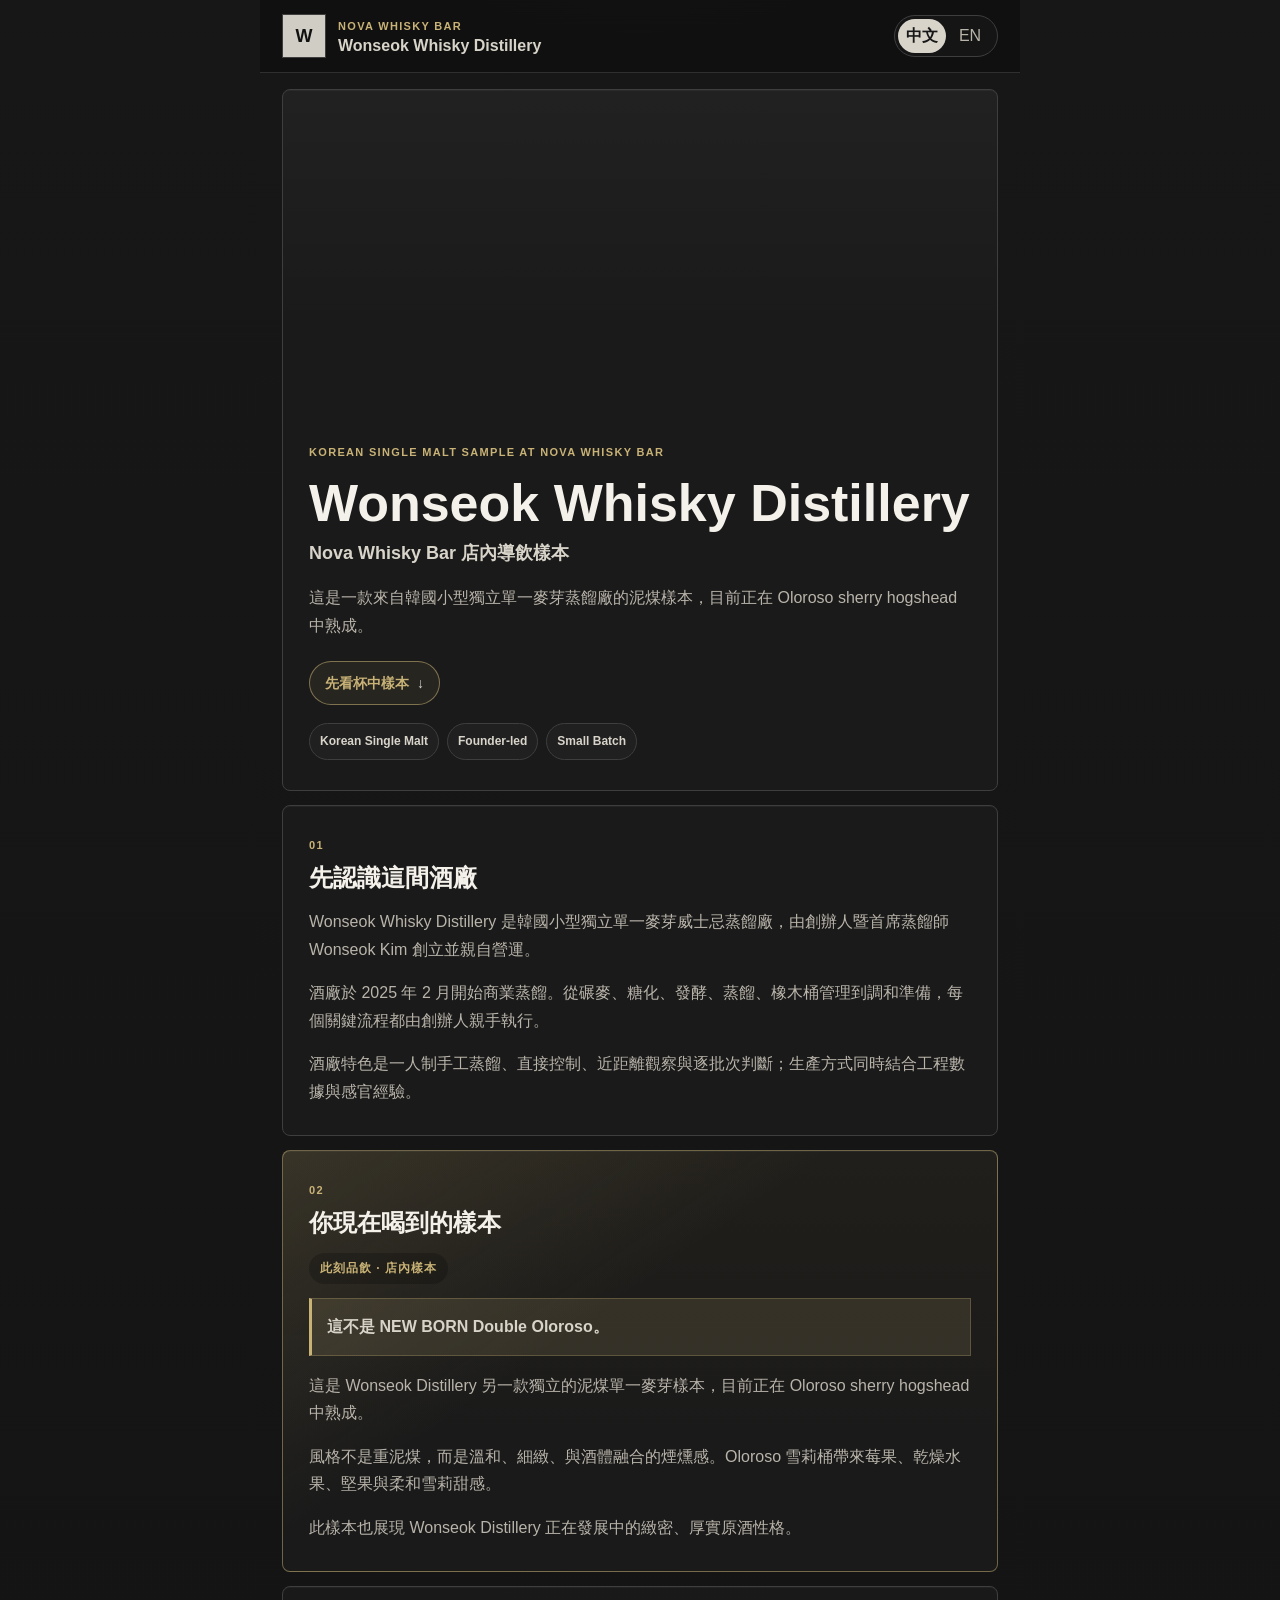
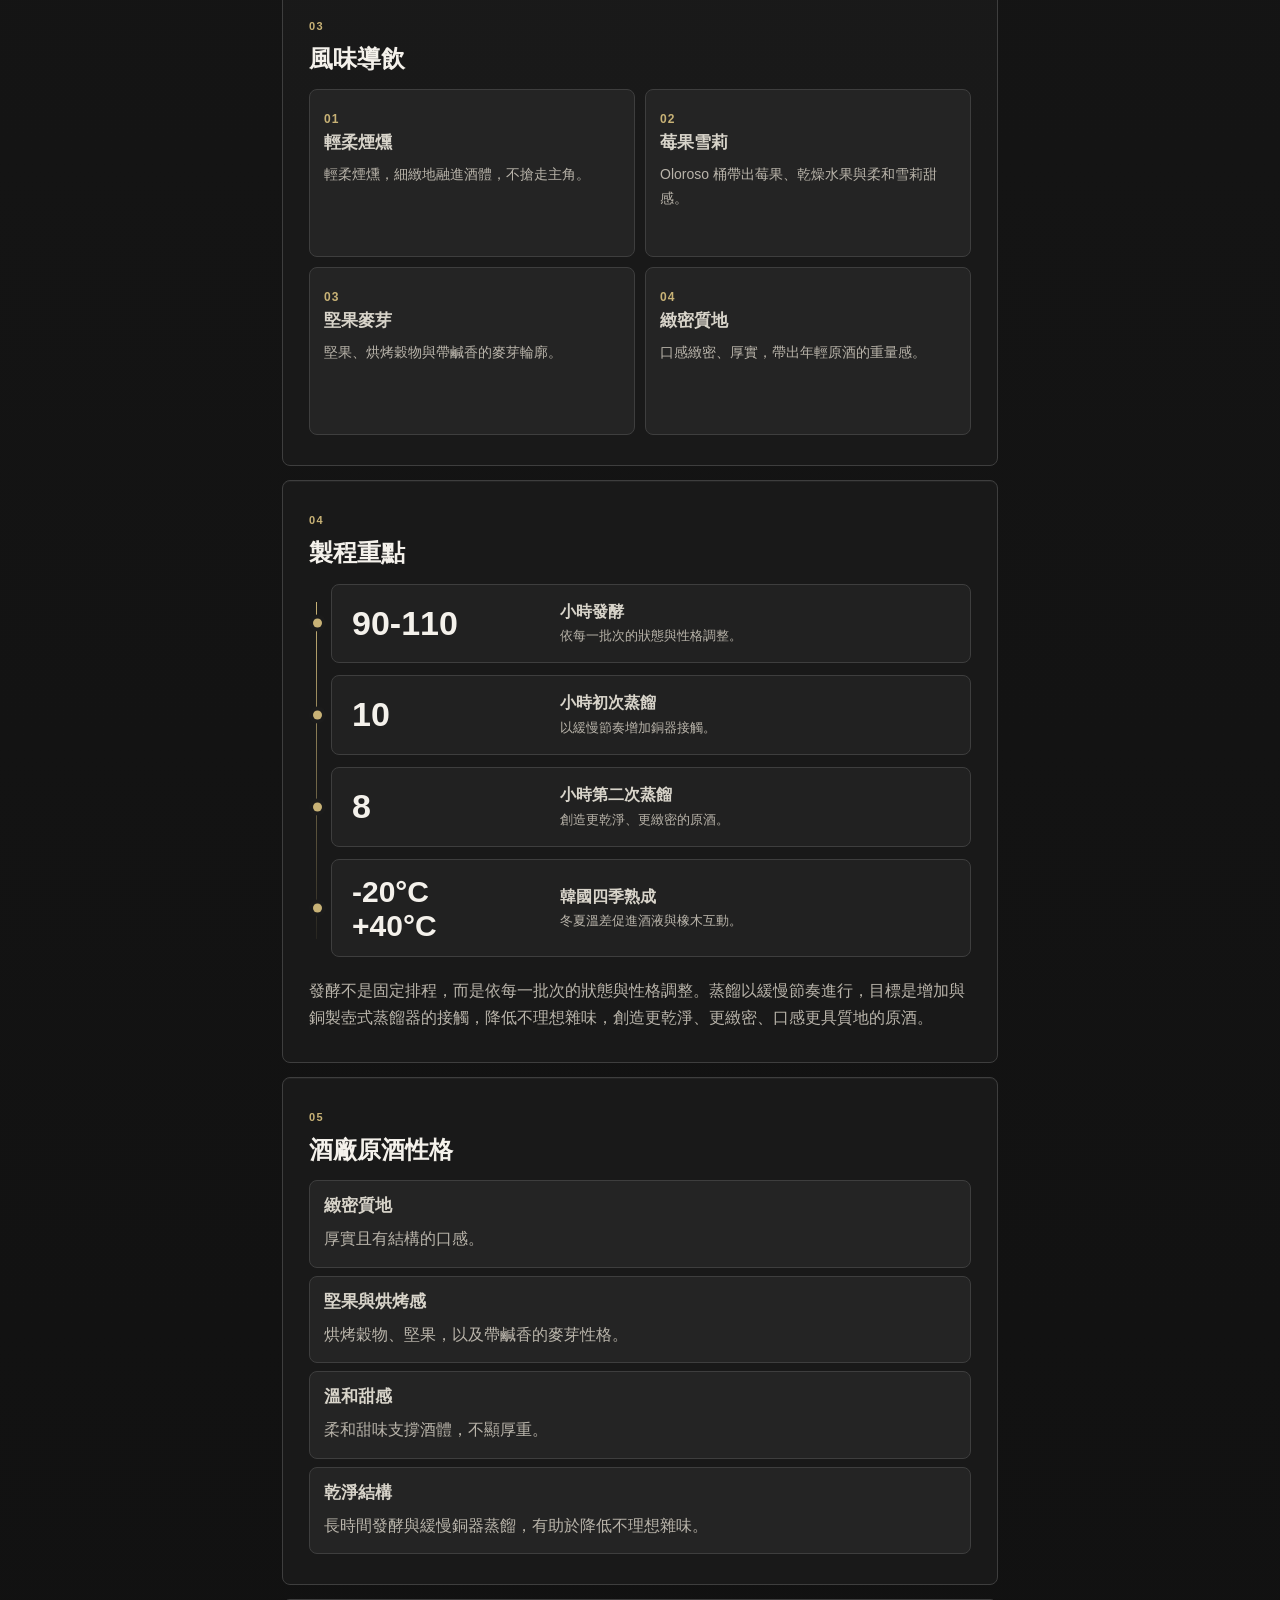
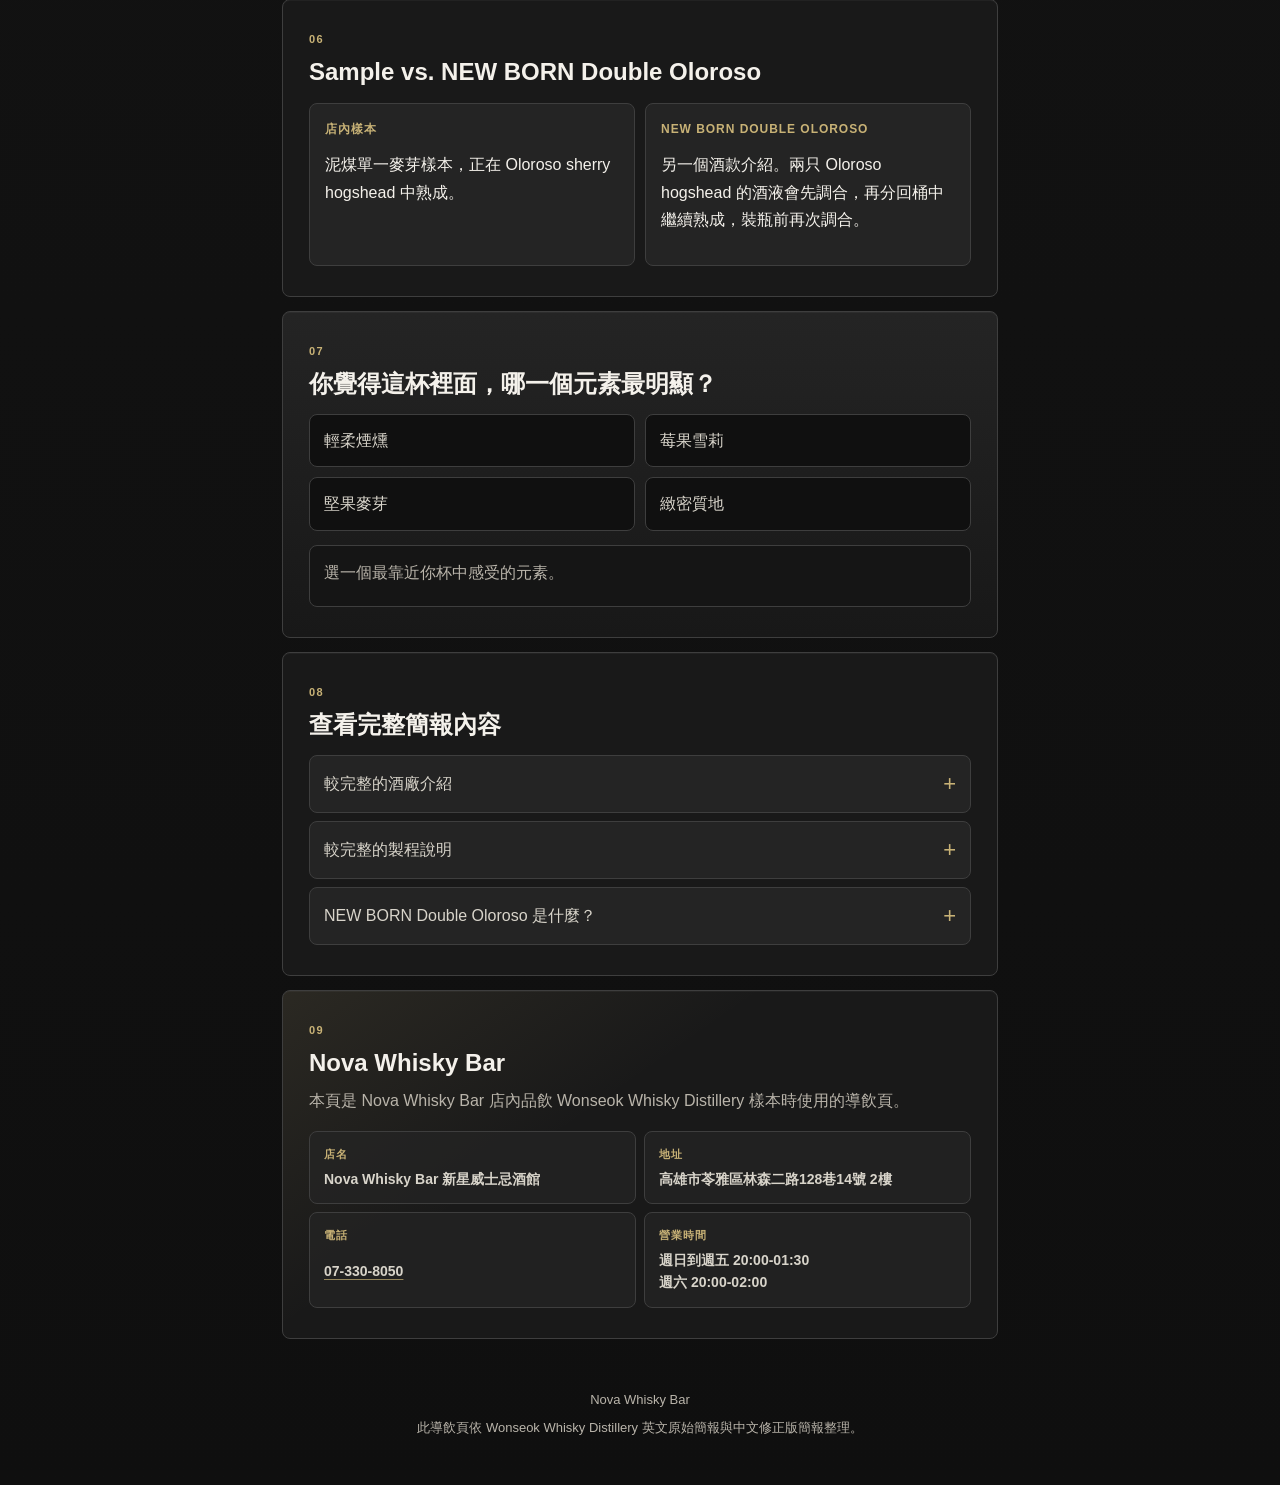
<file: wonseok-tasting/index.html>
<!doctype html>
<html lang="zh-Hant">
  <head>
    <meta charset="utf-8">
    <meta name="viewport" content="width=device-width, initial-scale=1">
    <meta name="theme-color" content="#111111">
    <meta name="robots" content="index, follow">
    <meta name="author" content="Nova Whisky Bar">
    <meta
      name="description"
      content="Nova Whisky Bar 店內 Wonseok Whisky Distillery 泥煤單一麥芽樣本導飲頁，介紹韓國小型獨立蒸餾廠、Oloroso sherry hogshead 熟成樣本與品飲風味重點。"
    >
    <meta
      name="keywords"
      content="Wonseok Whisky Distillery, Nova Whisky Bar, Korean single malt, Korean whisky, Oloroso sherry hogshead, peated single malt, 威士忌, 韓國威士忌, 單一麥芽, 新星威士忌酒館"
    >
    <link rel="canonical" href="https://zerg1129.github.io/nova-knowledge/wonseok-tasting/">
    <meta property="og:type" content="article">
    <meta property="og:site_name" content="Nova Whisky Bar">
    <meta property="og:title" content="Wonseok Whisky Distillery 品飲導覽｜Nova Whisky Bar">
    <meta
      property="og:description"
      content="掃 QR Code 閱讀 Nova Whisky Bar 的 Wonseok Whisky Distillery 店內樣本導飲：認識韓國小型獨立蒸餾廠、杯中泥煤樣本與四個品飲重點。"
    >
    <meta property="og:url" content="https://zerg1129.github.io/nova-knowledge/wonseok-tasting/">
    <meta property="og:locale" content="zh_TW">
    <meta property="og:locale:alternate" content="en_US">
    <meta property="og:image" content="https://zerg1129.github.io/nova-knowledge/wonseok-tasting/og-image.svg">
    <meta property="og:image:type" content="image/svg+xml">
    <meta property="og:image:width" content="1200">
    <meta property="og:image:height" content="630">
    <meta property="og:image:alt" content="Wonseok Whisky Distillery tasting guide at Nova Whisky Bar">
    <meta name="twitter:card" content="summary_large_image">
    <meta name="twitter:title" content="Wonseok Whisky Distillery 品飲導覽｜Nova Whisky Bar">
    <meta
      name="twitter:description"
      content="Nova Whisky Bar 店內 Wonseok Whisky Distillery 泥煤單一麥芽樣本導飲頁。"
    >
    <meta name="twitter:image" content="https://zerg1129.github.io/nova-knowledge/wonseok-tasting/og-image.svg">
    <title>Wonseok Whisky Distillery 品飲導覽｜Nova Whisky Bar</title>
    <link rel="stylesheet" href="styles.css">
    <script type="application/ld+json">
      {
        "@context": "https://schema.org",
        "@graph": [
          {
            "@type": "WebSite",
            "@id": "https://zerg1129.github.io/nova-knowledge/#website",
            "name": "Nova Whisky Bar",
            "url": "https://zerg1129.github.io/nova-knowledge/"
          },
          {
            "@type": "BarOrPub",
            "@id": "https://zerg1129.github.io/nova-knowledge/#nova-whisky-bar",
            "name": "Nova Whisky Bar 新星威士忌酒館",
            "url": "https://zerg1129.github.io/nova-knowledge/",
            "telephone": "+886-7-330-8050",
            "address": {
              "@type": "PostalAddress",
              "streetAddress": "林森二路128巷14號2樓",
              "addressLocality": "苓雅區",
              "addressRegion": "高雄市",
              "addressCountry": "TW"
            },
            "openingHoursSpecification": [
              {
                "@type": "OpeningHoursSpecification",
                "dayOfWeek": ["Sunday", "Monday", "Tuesday", "Wednesday", "Thursday", "Friday"],
                "opens": "20:00",
                "closes": "01:30"
              },
              {
                "@type": "OpeningHoursSpecification",
                "dayOfWeek": "Saturday",
                "opens": "20:00",
                "closes": "02:00"
              }
            ]
          },
          {
            "@type": "WebPage",
            "@id": "https://zerg1129.github.io/nova-knowledge/wonseok-tasting/#webpage",
            "url": "https://zerg1129.github.io/nova-knowledge/wonseok-tasting/",
            "name": "Wonseok Whisky Distillery 品飲導覽｜Nova Whisky Bar",
            "description": "Nova Whisky Bar 店內 Wonseok Whisky Distillery 泥煤單一麥芽樣本導飲頁。",
            "inLanguage": ["zh-Hant", "en"],
            "isPartOf": {
              "@id": "https://zerg1129.github.io/nova-knowledge/#website"
            },
            "about": [
              {
                "@type": "Thing",
                "name": "Wonseok Whisky Distillery"
              },
              {
                "@type": "Thing",
                "name": "Korean single malt whisky"
              }
            ],
            "publisher": {
              "@id": "https://zerg1129.github.io/nova-knowledge/#nova-whisky-bar"
            },
            "image": "https://zerg1129.github.io/nova-knowledge/wonseok-tasting/og-image.svg"
          },
          {
            "@type": "Article",
            "@id": "https://zerg1129.github.io/nova-knowledge/wonseok-tasting/#article",
            "headline": "Wonseok Whisky Distillery 品飲導覽",
            "description": "Nova Whisky Bar 店內 Wonseok Whisky Distillery 泥煤單一麥芽樣本導飲頁，介紹韓國小型獨立蒸餾廠、Oloroso sherry hogshead 熟成樣本與品飲風味重點。",
            "inLanguage": ["zh-Hant", "en"],
            "author": {
              "@id": "https://zerg1129.github.io/nova-knowledge/#nova-whisky-bar"
            },
            "publisher": {
              "@id": "https://zerg1129.github.io/nova-knowledge/#nova-whisky-bar"
            },
            "mainEntityOfPage": {
              "@id": "https://zerg1129.github.io/nova-knowledge/wonseok-tasting/#webpage"
            },
            "about": ["Wonseok Whisky Distillery", "Korean single malt whisky", "Oloroso sherry hogshead", "Peated single malt sample"],
            "image": "https://zerg1129.github.io/nova-knowledge/wonseok-tasting/og-image.svg"
          },
          {
            "@type": "BreadcrumbList",
            "@id": "https://zerg1129.github.io/nova-knowledge/wonseok-tasting/#breadcrumb",
            "itemListElement": [
              {
                "@type": "ListItem",
                "position": 1,
                "name": "Nova Whisky Bar",
                "item": "https://zerg1129.github.io/nova-knowledge/"
              },
              {
                "@type": "ListItem",
                "position": 2,
                "name": "Wonseok Whisky Distillery 品飲導覽",
                "item": "https://zerg1129.github.io/nova-knowledge/wonseok-tasting/"
              }
            ]
          }
        ]
      }
    </script>
  </head>
  <body data-lang="zh">
    <header class="site-header">
      <div class="brand-mark" aria-hidden="true">W</div>
      <div>
        <p class="eyebrow">Nova Whisky Bar</p>
        <h1>Wonseok Whisky Distillery</h1>
      </div>
      <div class="lang-toggle" aria-label="Language switcher">
        <button type="button" class="lang-button is-active" data-lang-button="zh" aria-pressed="true">中文</button>
        <button type="button" class="lang-button" data-lang-button="en" aria-pressed="false">EN</button>
      </div>
    </header>

    <main>
      <section class="hero section-block" aria-labelledby="hero-title">
        <p class="kicker">Korean Single Malt Sample at Nova Whisky Bar</p>
        <h2 id="hero-title">Wonseok Whisky Distillery</h2>
        <p class="subtitle">
          <span class="zh">Nova Whisky Bar 店內導飲樣本</span>
          <span class="en">Tasting sample served at Nova Whisky Bar</span>
        </p>
        <p class="lead">
          <span class="zh">這是一款來自韓國小型獨立單一麥芽蒸餾廠的泥煤樣本，目前正在 Oloroso sherry hogshead 中熟成。</span>
          <span class="en">A peated sample from a small independent Korean single malt distillery, currently maturing in an Oloroso sherry hogshead.</span>
        </p>
        <a class="jump-link" href="#sample">
          <span class="zh">先看杯中樣本</span>
          <span class="en">Start with the sample</span>
        </a>
        <div class="hero-tags" aria-label="Key tags">
          <span>Korean Single Malt</span>
          <span>Founder-led</span>
          <span>Small Batch</span>
        </div>
      </section>

      <section class="section-block" aria-labelledby="distillery-title">
        <p class="section-number">01</p>
        <h2 id="distillery-title">
          <span class="zh">先認識這間酒廠</span>
          <span class="en">Meet the Distillery</span>
        </h2>
        <div class="copy-stack">
          <p>
            <span class="zh">Wonseok Whisky Distillery 是韓國小型獨立單一麥芽威士忌蒸餾廠，由創辦人暨首席蒸餾師 Wonseok Kim 創立並親自營運。</span>
            <span class="en">Wonseok Whisky Distillery is a small independent Korean single malt whisky distillery founded and operated by Wonseok Kim, Founder and Master Distiller.</span>
          </p>
          <p>
            <span class="zh">酒廠於 2025 年 2 月開始商業蒸餾。從碾麥、糖化、發酵、蒸餾、橡木桶管理到調和準備，每個關鍵流程都由創辦人親手執行。</span>
            <span class="en">Commercial distillation began in February 2025. From milling, mashing and fermentation to distillation, cask management and blending preparation, every key process is handled by the founder himself.</span>
          </p>
          <p>
            <span class="zh">酒廠特色是一人制手工蒸餾、直接控制、近距離觀察與逐批次判斷；生產方式同時結合工程數據與感官經驗。</span>
            <span class="en">The distillery is built around one-person craft production, direct control, close observation and batch-by-batch decision making, guided by both engineering data and sensory experience.</span>
          </p>
        </div>
      </section>

      <section class="section-block sample-callout" id="sample" aria-labelledby="sample-title">
        <p class="section-number">02</p>
        <h2 id="sample-title">
          <span class="zh">你現在喝到的樣本</span>
          <span class="en">What Is in Your Glass</span>
        </h2>
        <p class="pouring-badge">
          <span class="zh">此刻品飲 · 店內樣本</span>
          <span class="en">Now Pouring · Bar Sample</span>
        </p>
        <div class="not-newborn">
          <strong>
            <span class="zh">這不是 NEW BORN Double Oloroso。</span>
            <span class="en">This is not NEW BORN Double Oloroso.</span>
          </strong>
        </div>
        <div class="copy-stack">
          <p>
            <span class="zh">這是 Wonseok Distillery 另一款獨立的泥煤單一麥芽樣本，目前正在 Oloroso sherry hogshead 中熟成。</span>
            <span class="en">This is a separate peated single malt sample from Wonseok Distillery, currently maturing in an Oloroso sherry hogshead.</span>
          </p>
          <p>
            <span class="zh">風格不是重泥煤，而是溫和、細緻、與酒體融合的煙燻感。Oloroso 雪莉桶帶來莓果、乾燥水果、堅果與柔和雪莉甜感。</span>
            <span class="en">The style is not heavily peated. The smoke is gentle, subtle and integrated. The Oloroso sherry cask brings berries, dried fruit, nuts and soft sherry sweetness.</span>
          </p>
          <p>
            <span class="zh">此樣本也展現 Wonseok Distillery 正在發展中的緻密、厚實原酒性格。</span>
            <span class="en">The sample also shows the dense and weighty young spirit character that Wonseok Distillery is developing.</span>
          </p>
        </div>
      </section>

      <section class="section-block" aria-labelledby="flavor-title">
        <p class="section-number">03</p>
        <h2 id="flavor-title">
          <span class="zh">風味導飲</span>
          <span class="en">Flavor Guide</span>
        </h2>
        <div class="card-grid">
          <article class="flavor-card">
            <span class="card-index">01</span>
            <h3>
              <span class="zh">輕柔煙燻</span>
              <span class="en">Gentle Smoke</span>
            </h3>
            <p class="zh">輕柔煙燻，細緻地融進酒體，不搶走主角。</p>
            <p class="en">Soft smoke that stays integrated rather than dominant.</p>
          </article>
          <article class="flavor-card">
            <span class="card-index">02</span>
            <h3>
              <span class="zh">莓果雪莉</span>
              <span class="en">Berry Sherry</span>
            </h3>
            <p class="zh">Oloroso 桶帶出莓果、乾燥水果與柔和雪莉甜感。</p>
            <p class="en">Oloroso cask notes of berries, dried fruit and gentle sherry sweetness.</p>
          </article>
          <article class="flavor-card">
            <span class="card-index">03</span>
            <h3>
              <span class="zh">堅果麥芽</span>
              <span class="en">Nutty Malt</span>
            </h3>
            <p class="zh">堅果、烘烤穀物與帶鹹香的麥芽輪廓。</p>
            <p class="en">Nutty malt, roasted grain and a savory malt edge.</p>
          </article>
          <article class="flavor-card">
            <span class="card-index">04</span>
            <h3>
              <span class="zh">緻密質地</span>
              <span class="en">Dense Texture</span>
            </h3>
            <p class="zh">口感緻密、厚實，帶出年輕原酒的重量感。</p>
            <p class="en">A dense, weighty texture that carries the young spirit.</p>
          </article>
        </div>
      </section>

      <section class="section-block" aria-labelledby="process-title">
        <p class="section-number">04</p>
        <h2 id="process-title">
          <span class="zh">製程重點</span>
          <span class="en">Production Notes</span>
        </h2>
        <div class="process-rail" aria-label="Production highlights">
          <div class="process-step">
            <span class="process-stat">90-110</span>
            <div>
              <h3>
                <span class="zh">小時發酵</span>
                <span class="en">Hours Fermentation</span>
              </h3>
              <p class="zh">依每一批次的狀態與性格調整。</p>
              <p class="en">Adjusted according to each batch.</p>
            </div>
          </div>
          <div class="process-step">
            <span class="process-stat">10</span>
            <div>
              <h3>
                <span class="zh">小時初次蒸餾</span>
                <span class="en">Hours First Distillation</span>
              </h3>
              <p class="zh">以緩慢節奏增加銅器接觸。</p>
              <p class="en">Slowly paced for more copper contact.</p>
            </div>
          </div>
          <div class="process-step">
            <span class="process-stat">8</span>
            <div>
              <h3>
                <span class="zh">小時第二次蒸餾</span>
                <span class="en">Hours Second Distillation</span>
              </h3>
              <p class="zh">創造更乾淨、更緻密的原酒。</p>
              <p class="en">Builds a cleaner, denser spirit.</p>
            </div>
          </div>
          <div class="process-step">
            <span class="process-stat process-temp">
              <span>-20°C</span>
              <span>+40°C</span>
            </span>
            <div>
              <h3>
                <span class="zh">韓國四季熟成</span>
                <span class="en">Korean Four-Season Maturation</span>
              </h3>
              <p class="zh">冬夏溫差促進酒液與橡木互動。</p>
              <p class="en">Seasonal shifts drive spirit and oak interaction.</p>
            </div>
          </div>
        </div>
        <p class="note-copy">
          <span class="zh">發酵不是固定排程，而是依每一批次的狀態與性格調整。蒸餾以緩慢節奏進行，目標是增加與銅製壺式蒸餾器的接觸，降低不理想雜味，創造更乾淨、更緻密、口感更具質地的原酒。</span>
          <span class="en">Fermentation is not fixed by schedule; it is adjusted to each batch. Distillation is carried out slowly to increase copper contact, reduce unwanted off-notes and create a cleaner, denser, more textured spirit.</span>
        </p>
      </section>

      <section class="section-block" aria-labelledby="house-title">
        <p class="section-number">05</p>
        <h2 id="house-title">
          <span class="zh">酒廠原酒性格</span>
          <span class="en">House Spirit Character</span>
        </h2>
        <div class="trait-list">
          <div>
            <h3>
              <span class="zh">緻密質地</span>
              <span class="en">Dense Texture</span>
            </h3>
            <p class="zh">厚實且有結構的口感。</p>
            <p class="en">A weighty and structured mouthfeel.</p>
          </div>
          <div>
            <h3>
              <span class="zh">堅果與烘烤感</span>
              <span class="en">Nutty & Roasted</span>
            </h3>
            <p class="zh">烘烤穀物、堅果，以及帶鹹香的麥芽性格。</p>
            <p class="en">Roasted grain, nuts and savory malt character.</p>
          </div>
          <div>
            <h3>
              <span class="zh">溫和甜感</span>
              <span class="en">Gentle Sweetness</span>
            </h3>
            <p class="zh">柔和甜味支撐酒體，不顯厚重。</p>
            <p class="en">Soft sweetness that supports the spirit without becoming heavy.</p>
          </div>
          <div>
            <h3>
              <span class="zh">乾淨結構</span>
              <span class="en">Clean Structure</span>
            </h3>
            <p class="zh">長時間發酵與緩慢銅器蒸餾，有助於降低不理想雜味。</p>
            <p class="en">Long fermentation and slow copper distillation help reduce unwanted off-notes.</p>
          </div>
        </div>
      </section>

      <section class="section-block" aria-labelledby="comparison-title">
        <p class="section-number">06</p>
        <h2 id="comparison-title">
          <span class="zh">Sample vs. NEW BORN Double Oloroso</span>
          <span class="en">Sample vs. NEW BORN Double Oloroso</span>
        </h2>
        <div class="comparison">
          <article>
            <p class="compare-label">
              <span class="zh">店內樣本</span>
              <span class="en">Bar Sample</span>
            </p>
            <p class="zh">泥煤單一麥芽樣本，正在 Oloroso sherry hogshead 中熟成。</p>
            <p class="en">A peated single malt sample maturing in an Oloroso sherry hogshead.</p>
          </article>
          <article>
            <p class="compare-label">NEW BORN Double Oloroso</p>
            <p class="zh">另一個酒款介紹。兩只 Oloroso hogshead 的酒液會先調合，再分回桶中繼續熟成，裝瓶前再次調合。</p>
            <p class="en">A separate product introduction. Two Oloroso hogsheads are first married, divided back into cask for further maturation, then married again before bottling.</p>
          </article>
        </div>
      </section>

      <section class="section-block interactive-panel" aria-labelledby="question-title">
        <p class="section-number">07</p>
        <h2 id="question-title">
          <span class="zh">你覺得這杯裡面，哪一個元素最明顯？</span>
          <span class="en">What stands out the most in your glass?</span>
        </h2>
        <div class="choice-grid">
          <button type="button" class="choice-button" data-choice="smoke">
            <span class="zh">輕柔煙燻</span>
            <span class="en">Gentle Smoke</span>
          </button>
          <button type="button" class="choice-button" data-choice="sherry">
            <span class="zh">莓果雪莉</span>
            <span class="en">Berry Sherry</span>
          </button>
          <button type="button" class="choice-button" data-choice="malt">
            <span class="zh">堅果麥芽</span>
            <span class="en">Nutty Malt</span>
          </button>
          <button type="button" class="choice-button" data-choice="texture">
            <span class="zh">緻密質地</span>
            <span class="en">Dense Texture</span>
          </button>
        </div>
        <p class="choice-feedback" aria-live="polite">
          <span class="zh">選一個最靠近你杯中感受的元素。</span>
          <span class="en">Choose the note that feels closest to your glass.</span>
        </p>
      </section>

      <section class="section-block" aria-labelledby="full-title">
        <p class="section-number">08</p>
        <h2 id="full-title">
          <span class="zh">查看完整簡報內容</span>
          <span class="en">Read More from the Brief</span>
        </h2>
        <details>
          <summary>
            <span class="zh">較完整的酒廠介紹</span>
            <span class="en">Fuller distillery introduction</span>
          </summary>
          <div class="details-body">
            <p class="zh">Wonseok Whisky Distillery 是一間韓國小型獨立單一麥芽威士忌蒸餾廠，由 Wonseok Kim 創立並親自營運。作為一人制手工蒸餾廠，酒廠以直接控制、近距離觀察與逐批次判斷為核心，目標是打造酒體緻密、帶堅果感，且具鮮明韓國特色的單一麥芽原酒。</p>
            <p class="en">Wonseok Whisky Distillery is a small independent Korean single malt whisky distillery founded and operated by Wonseok Kim. Built as a one-person craft distillery, it is defined by direct control, close observation and batch-by-batch decision making, with the goal of creating a dense, nutty and distinctly Korean single malt spirit.</p>
          </div>
        </details>
        <details>
          <summary>
            <span class="zh">較完整的製程說明</span>
            <span class="en">Fuller production philosophy</span>
          </summary>
          <div class="details-body">
            <p class="zh">發酵會透過比重、酸度、溫度與味覺進行監控。時間並非依固定排程決定，而是依每一批次的狀態與性格調整。熟成則受到韓國鮮明四季影響，從冬季約 -20°C 到夏季約 +40°C，橡木桶經歷顯著季節溫差，促進酒液與橡木之間的互動。</p>
            <p class="en">Fermentation is monitored through gravity, acidity, temperature and taste. The timing is adjusted according to the condition and character of each batch. Maturation is shaped by Korea's four seasons, from around -20°C in winter to +40°C in summer, creating active interaction between spirit and oak.</p>
          </div>
        </details>
        <details>
          <summary>
            <span class="zh">NEW BORN Double Oloroso 是什麼？</span>
            <span class="en">What is NEW BORN Double Oloroso?</span>
          </summary>
          <div class="details-body">
            <p class="zh">NEW BORN Double Oloroso 是 Wonseok Whisky Distillery 的另一個酒款介紹。內容提到兩只 Oloroso hogshead 的酒液會先調合，使其風格達到平衡；混合後再分回兩只 Oloroso hogshead 中繼續熟成，裝瓶前再次調合成最終小批次作品。</p>
            <p class="en">NEW BORN Double Oloroso is a separate product introduction from Wonseok Whisky Distillery. The two Oloroso hogsheads are first married to bring their characters into balance, divided back into cask for further maturation, and married again before bottling.</p>
          </div>
        </details>
      </section>

      <section class="section-block venue-panel" aria-labelledby="venue-title">
        <p class="section-number">09</p>
        <h2 id="venue-title">Nova Whisky Bar</h2>
        <p class="venue-intro">
          <span class="zh">本頁是 Nova Whisky Bar 店內品飲 Wonseok Whisky Distillery 樣本時使用的導飲頁。</span>
          <span class="en">This tasting guide is prepared for guests sampling Wonseok Whisky Distillery at Nova Whisky Bar.</span>
        </p>
        <div class="venue-grid" aria-label="Nova Whisky Bar information">
          <div class="venue-item">
            <span class="venue-label">
              <span class="zh">店名</span>
              <span class="en">Venue</span>
            </span>
            <strong>Nova Whisky Bar 新星威士忌酒館</strong>
          </div>
          <div class="venue-item">
            <span class="venue-label">
              <span class="zh">地址</span>
              <span class="en">Address</span>
            </span>
            <strong>
              <span class="zh">高雄市苓雅區林森二路128巷14號 2樓</span>
              <span class="en">2F, No. 14, Ln. 128, Linsen 2nd Rd., Lingya Dist., Kaohsiung, Taiwan</span>
            </strong>
          </div>
          <div class="venue-item">
            <span class="venue-label">
              <span class="zh">電話</span>
              <span class="en">Phone</span>
            </span>
            <strong><a href="tel:+88673308050">07-330-8050</a></strong>
          </div>
          <div class="venue-item">
            <span class="venue-label">
              <span class="zh">營業時間</span>
              <span class="en">Hours</span>
            </span>
            <strong>
              <span class="zh">週日到週五 20:00-01:30<br>週六 20:00-02:00</span>
              <span class="en">Sun-Fri 20:00-01:30<br>Sat 20:00-02:00</span>
            </strong>
          </div>
        </div>
      </section>
    </main>

    <footer class="site-footer">
      <p>Nova Whisky Bar</p>
      <p>
        <span class="zh">此導飲頁依 Wonseok Whisky Distillery 英文原始簡報與中文修正版簡報整理。</span>
        <span class="en">This tasting page is adapted from the English source brief and revised Chinese brief for Wonseok Whisky Distillery.</span>
      </p>
    </footer>

    <script src="script.js"></script>
  </body>
</html>
</file>
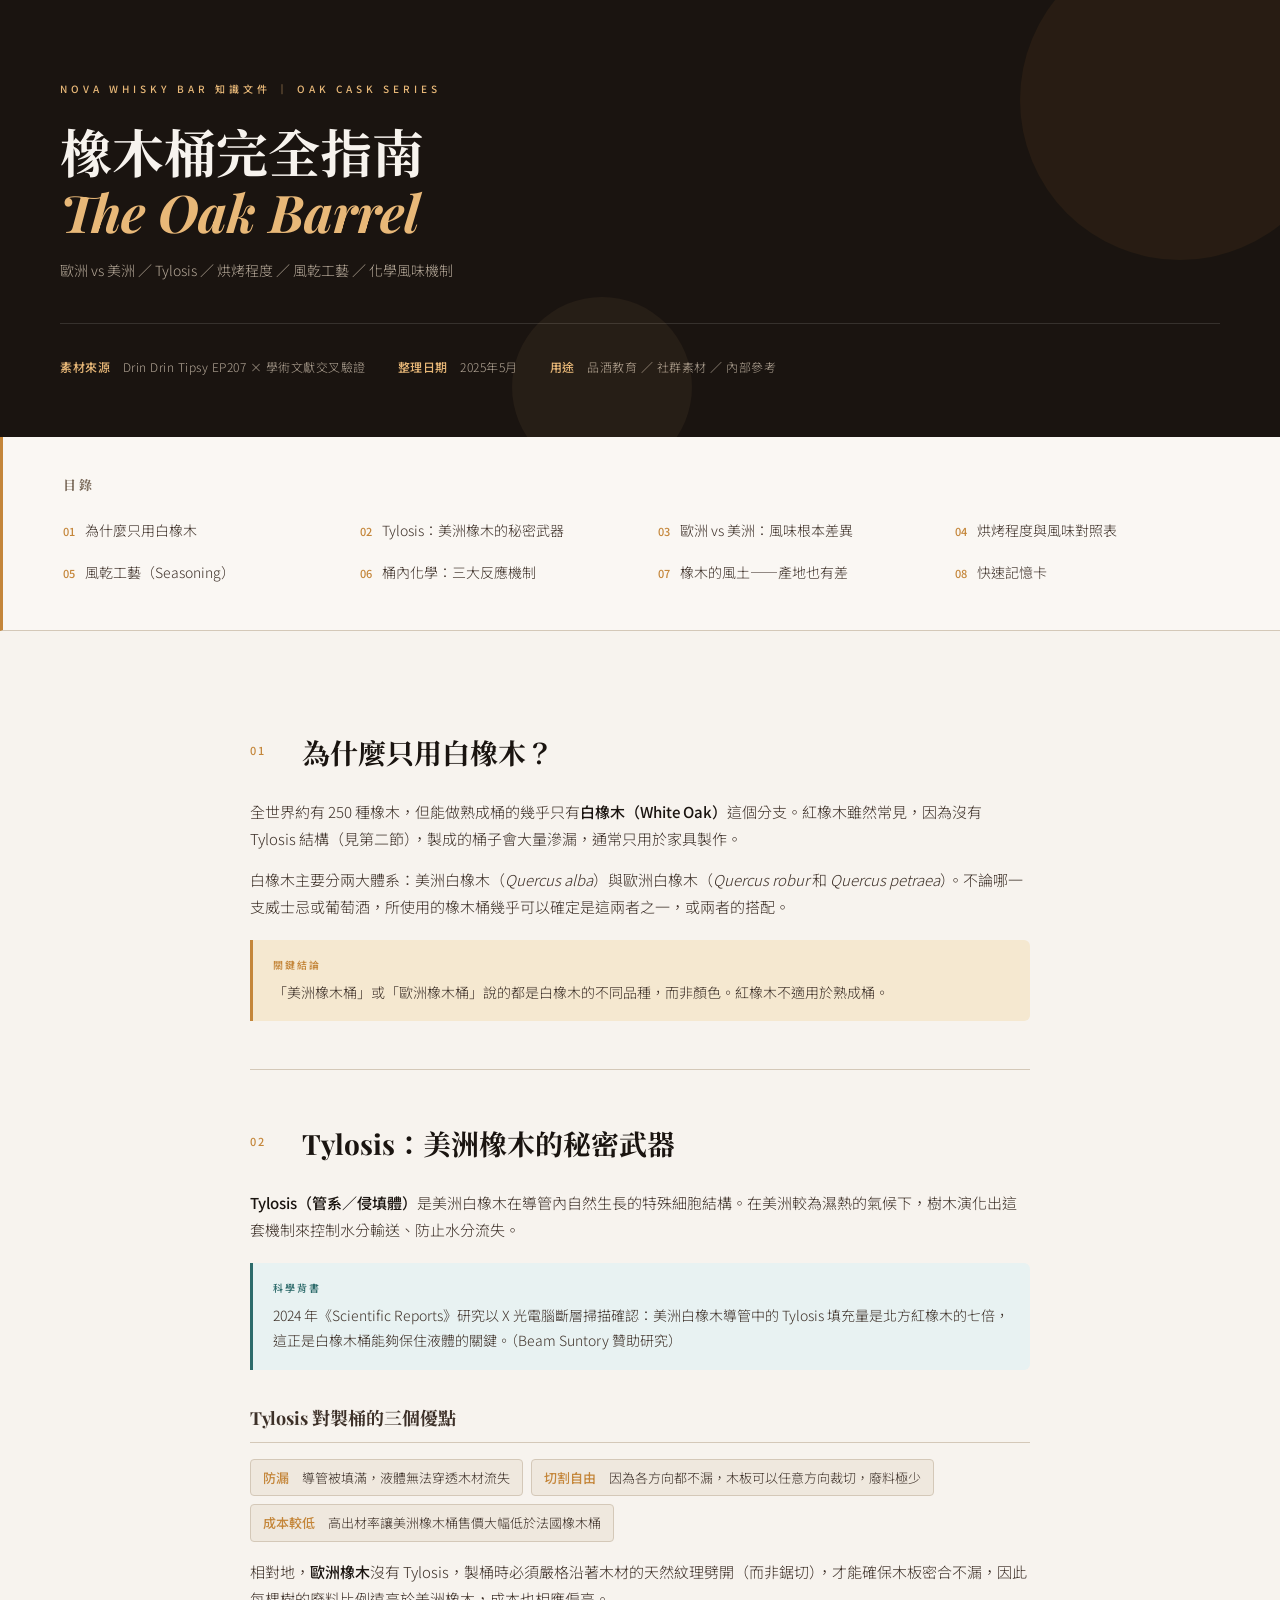
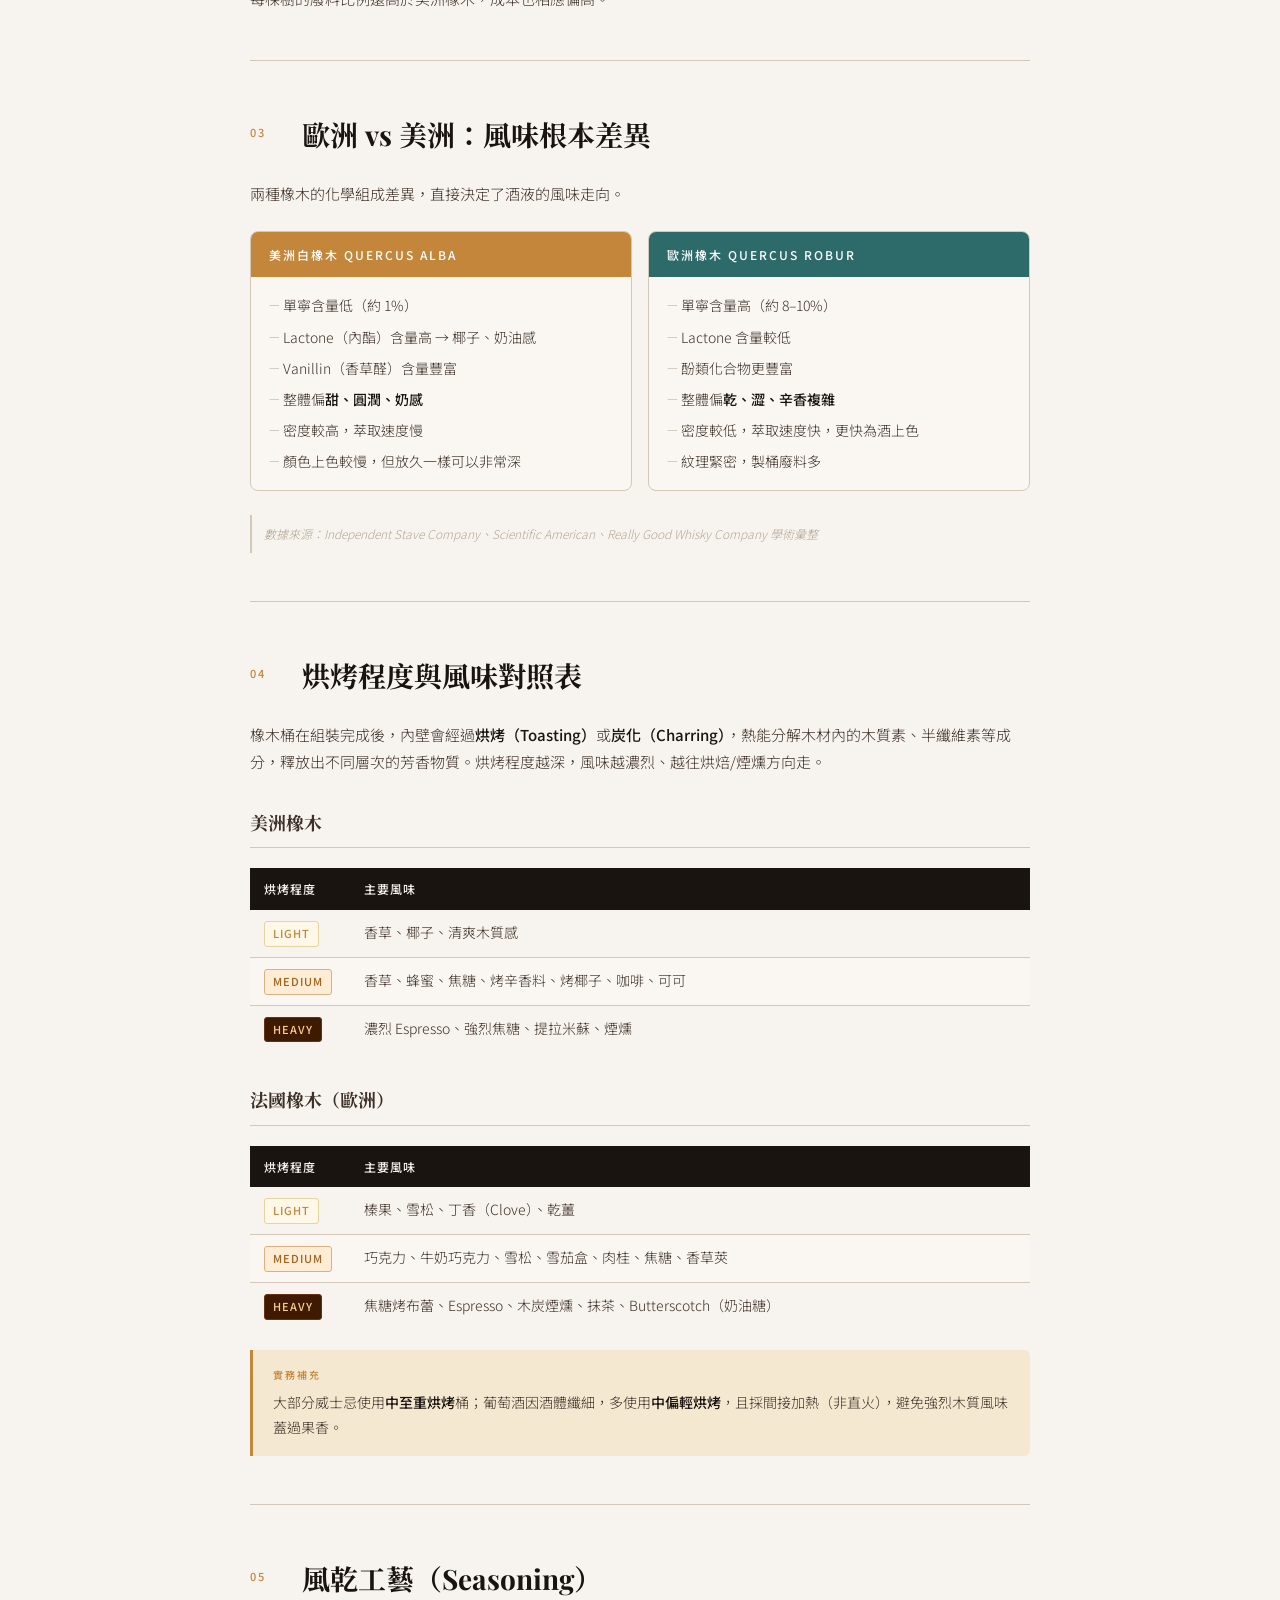
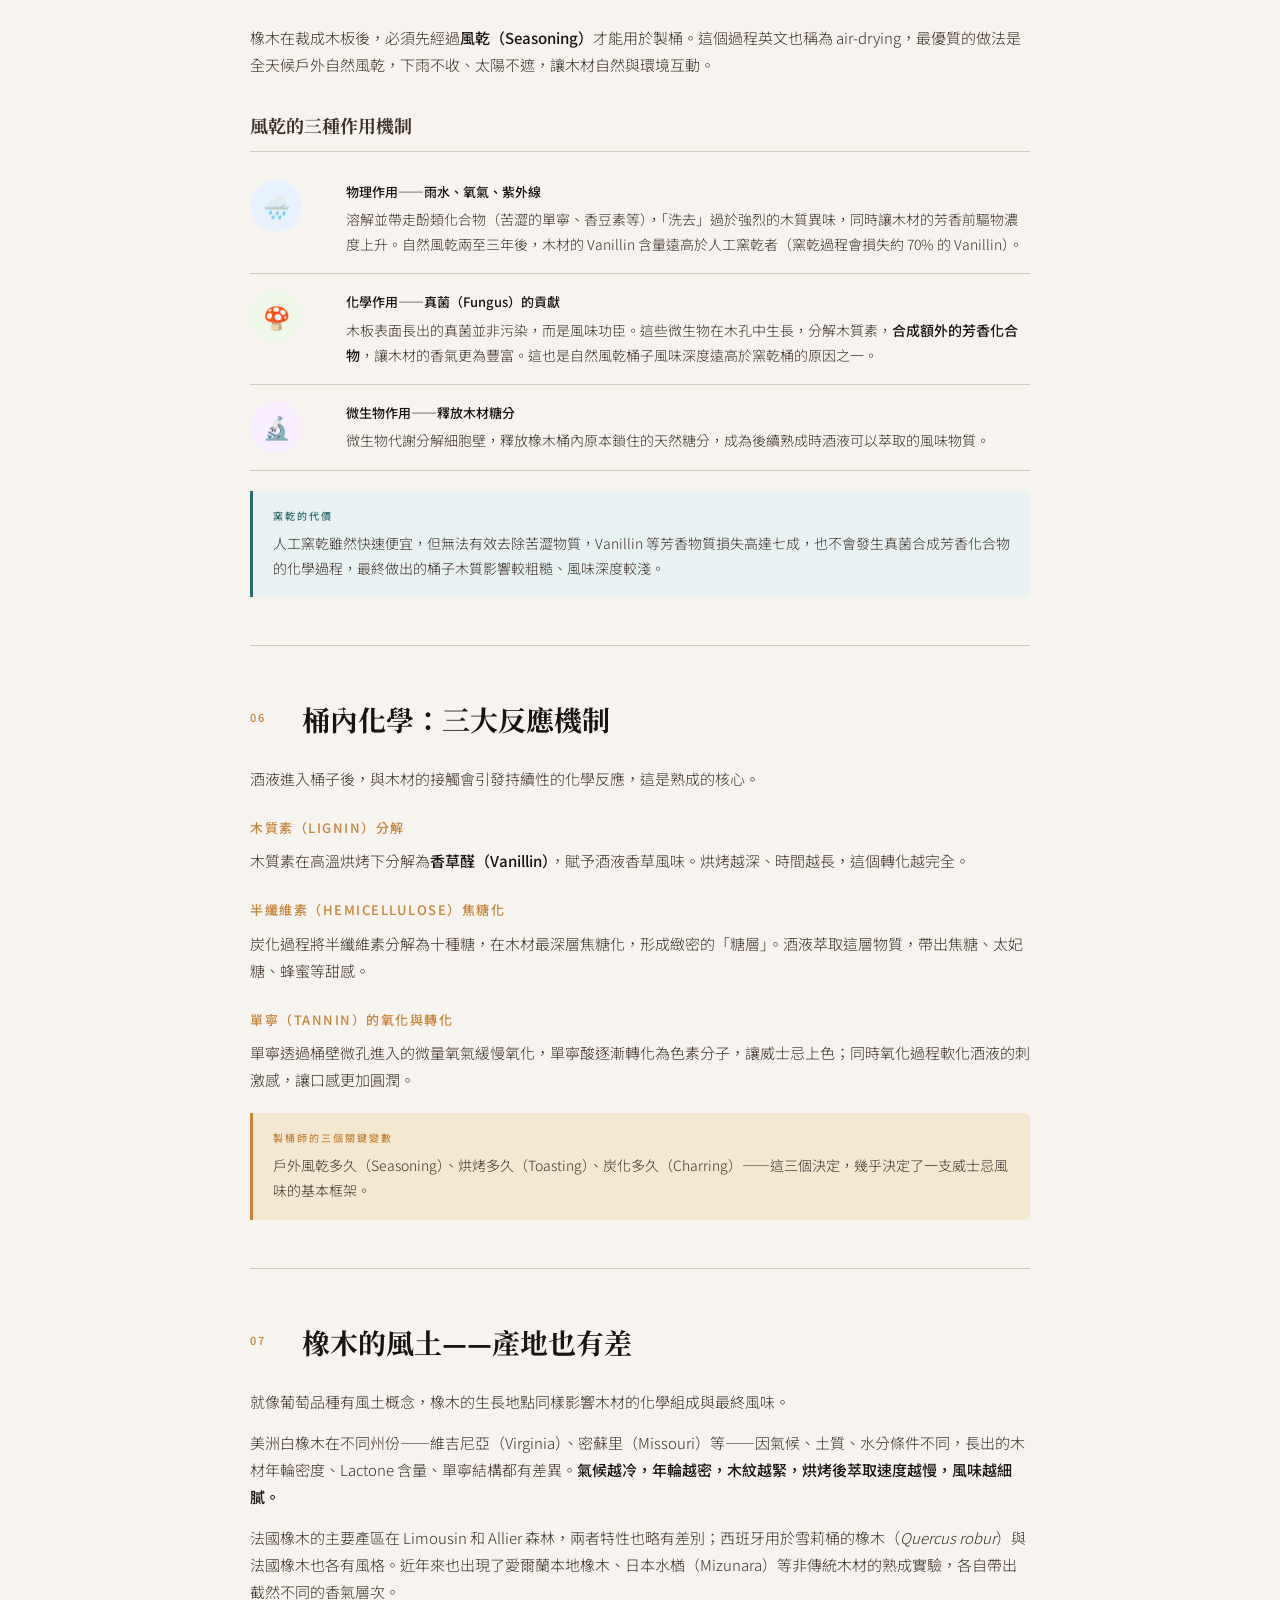
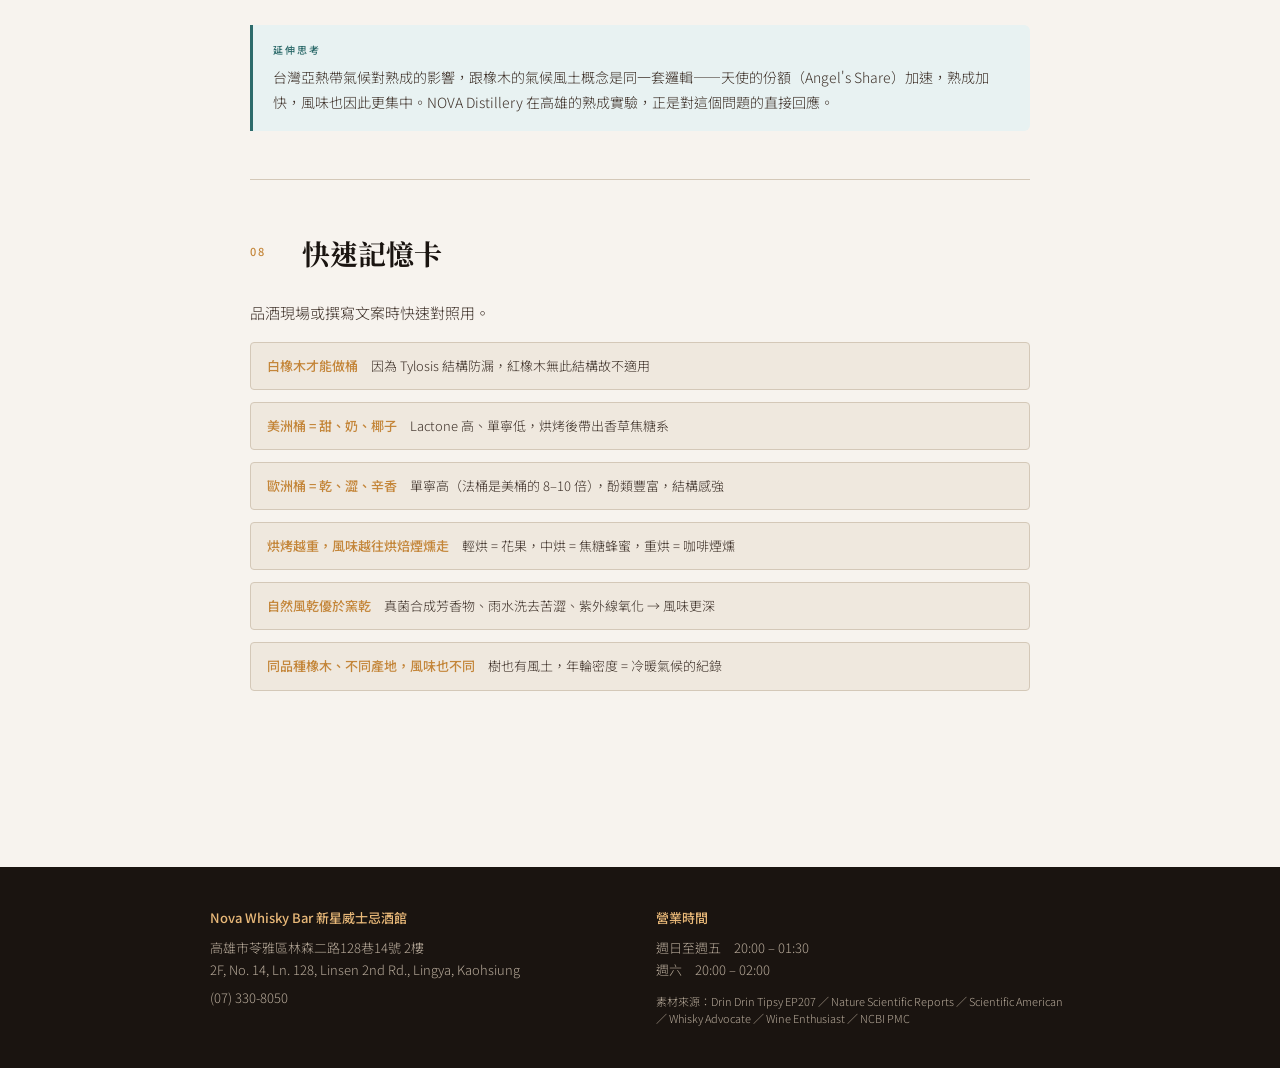
<file: oak_barrel_knowledge.html>
<!DOCTYPE html>
<html lang="zh-TW">
<head>
<meta charset="UTF-8">
<meta name="viewport" content="width=device-width, initial-scale=1.0">
<title>橡木桶知識文件｜Nova Whisky Bar</title>
<link href="https://fonts.googleapis.com/css2?family=Noto+Serif+TC:wght@400;600;700&family=Noto+Sans+TC:wght@300;400;500&family=Playfair+Display:ital,wght@0,700;1,400&display=swap" rel="stylesheet">
<style>
  :root {
    --ink: #1a1410;
    --ink-soft: #3d3028;
    --ink-muted: #7a6a5a;
    --ink-faint: #b5a898;
    --paper: #f7f3ee;
    --paper-warm: #efe8de;
    --paper-card: #faf7f3;
    --amber: #c4863a;
    --amber-light: #e8b878;
    --amber-faint: #f5e8d0;
    --teal: #2d6b6b;
    --teal-light: #4a9090;
    --rule: #d4c8b8;
    --serif: 'Playfair Display', 'Noto Serif TC', serif;
    --sans: 'Noto Sans TC', sans-serif;
  }

  * { box-sizing: border-box; margin: 0; padding: 0; }

  body {
    background: var(--paper);
    color: var(--ink);
    font-family: var(--sans);
    font-weight: 300;
    line-height: 1.8;
    font-size: 15px;
  }

  /* ── Cover ── */
  .cover {
    background: var(--ink);
    color: var(--paper);
    padding: 80px 60px 60px;
    position: relative;
    overflow: hidden;
  }
  .cover::before {
    content: '';
    position: absolute;
    top: -60px; right: -60px;
    width: 320px; height: 320px;
    border-radius: 50%;
    background: var(--amber);
    opacity: 0.08;
  }
  .cover::after {
    content: '';
    position: absolute;
    bottom: -40px; left: 40%;
    width: 180px; height: 180px;
    border-radius: 50%;
    background: var(--amber-light);
    opacity: 0.06;
  }
  .cover-label {
    font-family: var(--sans);
    font-size: 10px;
    font-weight: 500;
    letter-spacing: 4px;
    text-transform: uppercase;
    color: var(--amber-light);
    margin-bottom: 24px;
  }
  .cover h1 {
    font-family: var(--serif);
    font-size: clamp(32px, 5vw, 52px);
    font-weight: 700;
    line-height: 1.15;
    margin-bottom: 16px;
    color: var(--paper);
  }
  .cover h1 em {
    font-style: italic;
    color: var(--amber-light);
  }
  .cover-sub {
    font-size: 14px;
    color: var(--ink-faint);
    font-weight: 300;
    margin-bottom: 40px;
  }
  .cover-meta {
    display: flex;
    gap: 32px;
    flex-wrap: wrap;
    font-size: 12px;
    color: var(--ink-faint);
    padding-top: 32px;
    border-top: 1px solid rgba(255,255,255,0.12);
  }
  .cover-meta span { letter-spacing: 0.5px; }
  .cover-meta strong { color: var(--amber-light); font-weight: 500; }

  /* ── TOC ── */
  .toc {
    background: var(--paper-card);
    border-left: 3px solid var(--amber);
    padding: 40px 60px;
    border-bottom: 1px solid var(--rule);
  }
  .toc h2 {
    font-family: var(--serif);
    font-size: 13px;
    font-weight: 700;
    letter-spacing: 3px;
    text-transform: uppercase;
    color: var(--ink-muted);
    margin-bottom: 20px;
  }
  .toc ol {
    list-style: none;
    display: grid;
    grid-template-columns: repeat(auto-fill, minmax(220px, 1fr));
    gap: 8px 32px;
  }
  .toc li { counter-increment: toc; }
  .toc a {
    text-decoration: none;
    color: var(--ink-soft);
    font-size: 14px;
    display: flex;
    align-items: baseline;
    gap: 10px;
    padding: 4px 0;
    border-bottom: 1px dashed transparent;
    transition: border-color 0.2s, color 0.2s;
  }
  .toc a:hover { color: var(--amber); border-color: var(--amber-light); }
  .toc a::before {
    content: counter(toc, decimal-leading-zero);
    font-size: 11px;
    color: var(--amber);
    font-weight: 500;
    flex-shrink: 0;
  }

  /* ── Main Layout ── */
  .body-wrap {
    max-width: 860px;
    margin: 0 auto;
    padding: 0 40px 80px;
  }

  /* ── Section ── */
  section {
    padding: 56px 0 0;
    border-top: 1px solid var(--rule);
    margin-top: 48px;
  }
  section:first-of-type { border-top: none; }

  .section-header {
    display: flex;
    align-items: flex-start;
    gap: 20px;
    margin-bottom: 28px;
  }
  .section-num {
    font-size: 11px;
    font-weight: 500;
    letter-spacing: 2px;
    color: var(--amber);
    padding-top: 6px;
    flex-shrink: 0;
    min-width: 32px;
  }
  h2 {
    font-family: var(--serif);
    font-size: clamp(22px, 3vw, 28px);
    font-weight: 700;
    line-height: 1.25;
    color: var(--ink);
  }
  h3 {
    font-family: var(--serif);
    font-size: 18px;
    font-weight: 700;
    color: var(--ink-soft);
    margin: 32px 0 12px;
    padding-bottom: 8px;
    border-bottom: 1px solid var(--rule);
  }
  h4 {
    font-size: 13px;
    font-weight: 500;
    letter-spacing: 1.5px;
    text-transform: uppercase;
    color: var(--amber);
    margin: 24px 0 8px;
  }
  p { margin-bottom: 14px; color: var(--ink-soft); }
  strong { font-weight: 500; color: var(--ink); }

  /* ── Callout ── */
  .callout {
    background: var(--amber-faint);
    border-left: 3px solid var(--amber);
    padding: 16px 20px;
    margin: 20px 0;
    border-radius: 0 6px 6px 0;
  }
  .callout-label {
    font-size: 10px;
    font-weight: 500;
    letter-spacing: 2px;
    text-transform: uppercase;
    color: var(--amber);
    margin-bottom: 6px;
  }
  .callout p { color: var(--ink-soft); margin: 0; font-size: 14px; }

  .callout.teal {
    background: #e8f2f2;
    border-color: var(--teal);
  }
  .callout.teal .callout-label { color: var(--teal); }

  /* ── Comparison Table ── */
  .compare-grid {
    display: grid;
    grid-template-columns: 1fr 1fr;
    gap: 16px;
    margin: 24px 0;
  }
  .compare-card {
    background: var(--paper-card);
    border: 1px solid var(--rule);
    border-radius: 8px;
    overflow: hidden;
  }
  .compare-card-head {
    padding: 12px 18px;
    font-size: 12px;
    font-weight: 500;
    letter-spacing: 2px;
    text-transform: uppercase;
  }
  .compare-card-head.us {
    background: var(--amber);
    color: white;
  }
  .compare-card-head.eu {
    background: var(--teal);
    color: white;
  }
  .compare-card-body { padding: 16px 18px; }
  .compare-card-body ul {
    list-style: none;
    display: flex;
    flex-direction: column;
    gap: 6px;
  }
  .compare-card-body li {
    font-size: 14px;
    color: var(--ink-soft);
    padding-left: 14px;
    position: relative;
  }
  .compare-card-body li::before {
    content: '—';
    position: absolute;
    left: 0;
    color: var(--ink-faint);
    font-size: 12px;
  }

  /* ── Toast Table ── */
  .toast-table {
    width: 100%;
    border-collapse: collapse;
    margin: 20px 0;
    font-size: 14px;
  }
  .toast-table th {
    background: var(--ink);
    color: var(--paper);
    padding: 10px 14px;
    text-align: left;
    font-weight: 500;
    font-size: 12px;
    letter-spacing: 1px;
    text-transform: uppercase;
  }
  .toast-table th:first-child { width: 100px; }
  .toast-table td {
    padding: 10px 14px;
    border-bottom: 1px solid var(--rule);
    color: var(--ink-soft);
    vertical-align: top;
  }
  .toast-table tr:last-child td { border-bottom: none; }
  .toast-table tr:nth-child(even) td { background: var(--paper-card); }
  .toast-label {
    display: inline-block;
    padding: 2px 8px;
    border-radius: 3px;
    font-size: 11px;
    font-weight: 500;
    letter-spacing: 1px;
    text-transform: uppercase;
  }
  .toast-light { background: #fff8e8; color: #c4863a; border: 1px solid #e8d4a0; }
  .toast-medium { background: #ffecd4; color: #a0621c; border: 1px solid #ddb080; }
  .toast-heavy { background: #3d1a00; color: #ffcc88; border: 1px solid #6b3010; }

  /* ── Science Block ── */
  .science-row {
    display: grid;
    grid-template-columns: 80px 1fr;
    gap: 16px;
    align-items: start;
    padding: 16px 0;
    border-bottom: 1px solid var(--rule);
  }
  .science-row:last-child { border-bottom: none; }
  .science-icon {
    width: 52px; height: 52px;
    border-radius: 50%;
    display: flex;
    align-items: center;
    justify-content: center;
    font-size: 22px;
    flex-shrink: 0;
  }
  .science-icon.rain { background: #e8f2ff; }
  .science-icon.fungi { background: #eef7e8; }
  .science-icon.micro { background: #f8eeff; }
  .science-label { font-size: 13px; font-weight: 500; color: var(--ink); margin-bottom: 4px; }
  .science-desc { font-size: 14px; color: var(--ink-soft); }

  /* ── Fact Tag ── */
  .fact-tags {
    display: flex;
    flex-wrap: wrap;
    gap: 8px;
    margin: 16px 0;
  }
  .fact-tag {
    background: var(--paper-warm);
    border: 1px solid var(--rule);
    border-radius: 4px;
    padding: 6px 12px;
    font-size: 13px;
    color: var(--ink-soft);
  }
  .fact-tag strong { color: var(--amber); }

  /* ── Source ── */
  .source-note {
    font-size: 12px;
    color: var(--ink-faint);
    padding: 8px 12px;
    border-left: 2px solid var(--rule);
    margin-top: 16px;
    font-style: italic;
  }

  /* ── Footer ── */
  footer {
    background: var(--ink);
    color: var(--ink-faint);
    padding: 40px 60px;
    font-size: 13px;
    line-height: 1.7;
    margin-top: 80px;
  }
  footer strong { color: var(--amber-light); font-weight: 500; }
  footer .footer-grid {
    display: grid;
    grid-template-columns: 1fr 1fr;
    gap: 32px;
    max-width: 860px;
    margin: 0 auto;
  }

  @media (max-width: 600px) {
    .cover { padding: 48px 24px 40px; }
    .toc { padding: 32px 24px; }
    .body-wrap { padding: 0 24px 60px; }
    .compare-grid { grid-template-columns: 1fr; }
    footer { padding: 32px 24px; }
    footer .footer-grid { grid-template-columns: 1fr; gap: 20px; }
  }
</style>
</head>
<body>

<!-- Cover -->
<div class="cover">
  <div class="cover-label">Nova Whisky Bar 知識文件 ｜ Oak Cask Series</div>
  <h1>橡木桶完全指南<br><em>The Oak Barrel</em></h1>
  <div class="cover-sub">歐洲 vs 美洲 ／ Tylosis ／ 烘烤程度 ／ 風乾工藝 ／ 化學風味機制</div>
  <div class="cover-meta">
    <span><strong>素材來源</strong>　Drin Drin Tipsy EP207 × 學術文獻交叉驗證</span>
    <span><strong>整理日期</strong>　2025年5月</span>
    <span><strong>用途</strong>　品酒教育 ／ 社群素材 ／ 內部參考</span>
  </div>
</div>

<!-- TOC -->
<div class="toc">
  <h2>目錄</h2>
  <ol>
    <li><a href="#sec1">為什麼只用白橡木</a></li>
    <li><a href="#sec2">Tylosis：美洲橡木的秘密武器</a></li>
    <li><a href="#sec3">歐洲 vs 美洲：風味根本差異</a></li>
    <li><a href="#sec4">烘烤程度與風味對照表</a></li>
    <li><a href="#sec5">風乾工藝（Seasoning）</a></li>
    <li><a href="#sec6">桶內化學：三大反應機制</a></li>
    <li><a href="#sec7">橡木的風土——產地也有差</a></li>
    <li><a href="#sec8">快速記憶卡</a></li>
  </ol>
</div>

<div class="body-wrap">

  <!-- Section 1 -->
  <section id="sec1">
    <div class="section-header">
      <div class="section-num">01</div>
      <h2>為什麼只用白橡木？</h2>
    </div>
    <p>全世界約有 250 種橡木，但能做熟成桶的幾乎只有<strong>白橡木（White Oak）</strong>這個分支。紅橡木雖然常見，因為沒有 Tylosis 結構（見第二節），製成的桶子會大量滲漏，通常只用於家具製作。</p>
    <p>白橡木主要分兩大體系：美洲白橡木（<em>Quercus alba</em>）與歐洲白橡木（<em>Quercus robur</em> 和 <em>Quercus petraea</em>）。不論哪一支威士忌或葡萄酒，所使用的橡木桶幾乎可以確定是這兩者之一，或兩者的搭配。</p>

    <div class="callout">
      <div class="callout-label">關鍵結論</div>
      <p>「美洲橡木桶」或「歐洲橡木桶」說的都是白橡木的不同品種，而非顏色。紅橡木不適用於熟成桶。</p>
    </div>
  </section>

  <!-- Section 2 -->
  <section id="sec2">
    <div class="section-header">
      <div class="section-num">02</div>
      <h2>Tylosis：美洲橡木的秘密武器</h2>
    </div>
    <p><strong>Tylosis（管系／侵填體）</strong>是美洲白橡木在導管內自然生長的特殊細胞結構。在美洲較為濕熱的氣候下，樹木演化出這套機制來控制水分輸送、防止水分流失。</p>

    <div class="callout teal">
      <div class="callout-label">科學背書</div>
      <p>2024 年《Scientific Reports》研究以 X 光電腦斷層掃描確認：美洲白橡木導管中的 Tylosis 填充量是北方紅橡木的七倍，這正是白橡木桶能夠保住液體的關鍵。（Beam Suntory 贊助研究）</p>
    </div>

    <h3>Tylosis 對製桶的三個優點</h3>
    <div class="fact-tags">
      <div class="fact-tag"><strong>防漏</strong>　導管被填滿，液體無法穿透木材流失</div>
      <div class="fact-tag"><strong>切割自由</strong>　因為各方向都不漏，木板可以任意方向裁切，廢料極少</div>
      <div class="fact-tag"><strong>成本較低</strong>　高出材率讓美洲橡木桶售價大幅低於法國橡木桶</div>
    </div>

    <p>相對地，<strong>歐洲橡木</strong>沒有 Tylosis，製桶時必須嚴格沿著木材的天然紋理劈開（而非鋸切），才能確保木板密合不漏，因此每棵樹的廢料比例遠高於美洲橡木，成本也相應偏高。</p>
  </section>

  <!-- Section 3 -->
  <section id="sec3">
    <div class="section-header">
      <div class="section-num">03</div>
      <h2>歐洲 vs 美洲：風味根本差異</h2>
    </div>
    <p>兩種橡木的化學組成差異，直接決定了酒液的風味走向。</p>

    <div class="compare-grid">
      <div class="compare-card">
        <div class="compare-card-head us">美洲白橡木 Quercus alba</div>
        <div class="compare-card-body">
          <ul>
            <li>單寧含量低（約 1%）</li>
            <li>Lactone（內酯）含量高 → 椰子、奶油感</li>
            <li>Vanillin（香草醛）含量豐富</li>
            <li>整體偏<strong>甜、圓潤、奶感</strong></li>
            <li>密度較高，萃取速度慢</li>
            <li>顏色上色較慢，但放久一樣可以非常深</li>
          </ul>
        </div>
      </div>
      <div class="compare-card">
        <div class="compare-card-head eu">歐洲橡木 Quercus robur</div>
        <div class="compare-card-body">
          <ul>
            <li>單寧含量高（約 8–10%）</li>
            <li>Lactone 含量較低</li>
            <li>酚類化合物更豐富</li>
            <li>整體偏<strong>乾、澀、辛香複雜</strong></li>
            <li>密度較低，萃取速度快，更快為酒上色</li>
            <li>紋理緊密，製桶廢料多</li>
          </ul>
        </div>
      </div>
    </div>

    <div class="source-note">數據來源：Independent Stave Company、Scientific American、Really Good Whisky Company 學術彙整</div>
  </section>

  <!-- Section 4 -->
  <section id="sec4">
    <div class="section-header">
      <div class="section-num">04</div>
      <h2>烘烤程度與風味對照表</h2>
    </div>
    <p>橡木桶在組裝完成後，內壁會經過<strong>烘烤（Toasting）</strong>或<strong>炭化（Charring）</strong>，熱能分解木材內的木質素、半纖維素等成分，釋放出不同層次的芳香物質。烘烤程度越深，風味越濃烈、越往烘焙/煙燻方向走。</p>

    <h3>美洲橡木</h3>
    <table class="toast-table">
      <thead>
        <tr>
          <th>烘烤程度</th>
          <th>主要風味</th>
        </tr>
      </thead>
      <tbody>
        <tr>
          <td><span class="toast-label toast-light">Light</span></td>
          <td>香草、椰子、清爽木質感</td>
        </tr>
        <tr>
          <td><span class="toast-label toast-medium">Medium</span></td>
          <td>香草、蜂蜜、焦糖、烤辛香料、烤椰子、咖啡、可可</td>
        </tr>
        <tr>
          <td><span class="toast-label toast-heavy">Heavy</span></td>
          <td>濃烈 Espresso、強烈焦糖、提拉米蘇、煙燻</td>
        </tr>
      </tbody>
    </table>

    <h3>法國橡木（歐洲）</h3>
    <table class="toast-table">
      <thead>
        <tr>
          <th>烘烤程度</th>
          <th>主要風味</th>
        </tr>
      </thead>
      <tbody>
        <tr>
          <td><span class="toast-label toast-light">Light</span></td>
          <td>榛果、雪松、丁香（Clove）、乾薑</td>
        </tr>
        <tr>
          <td><span class="toast-label toast-medium">Medium</span></td>
          <td>巧克力、牛奶巧克力、雪松、雪茄盒、肉桂、焦糖、香草莢</td>
        </tr>
        <tr>
          <td><span class="toast-label toast-heavy">Heavy</span></td>
          <td>焦糖烤布蕾、Espresso、木炭煙燻、抹茶、Butterscotch（奶油糖）</td>
        </tr>
      </tbody>
    </table>

    <div class="callout">
      <div class="callout-label">實務補充</div>
      <p>大部分威士忌使用<strong>中至重烘烤</strong>桶；葡萄酒因酒體纖細，多使用<strong>中偏輕烘烤</strong>，且採間接加熱（非直火），避免強烈木質風味蓋過果香。</p>
    </div>
  </section>

  <!-- Section 5 -->
  <section id="sec5">
    <div class="section-header">
      <div class="section-num">05</div>
      <h2>風乾工藝（Seasoning）</h2>
    </div>
    <p>橡木在裁成木板後，必須先經過<strong>風乾（Seasoning）</strong>才能用於製桶。這個過程英文也稱為 air-drying，最優質的做法是全天候戶外自然風乾，下雨不收、太陽不遮，讓木材自然與環境互動。</p>

    <h3>風乾的三種作用機制</h3>

    <div class="science-row">
      <div class="science-icon rain">🌧️</div>
      <div>
        <div class="science-label">物理作用——雨水、氧氣、紫外線</div>
        <div class="science-desc">溶解並帶走酚類化合物（苦澀的單寧、香豆素等），「洗去」過於強烈的木質異味，同時讓木材的芳香前驅物濃度上升。自然風乾兩至三年後，木材的 Vanillin 含量遠高於人工窯乾者（窯乾過程會損失約 70% 的 Vanillin）。</div>
      </div>
    </div>

    <div class="science-row">
      <div class="science-icon fungi">🍄</div>
      <div>
        <div class="science-label">化學作用——真菌（Fungus）的貢獻</div>
        <div class="science-desc">木板表面長出的真菌並非污染，而是風味功臣。這些微生物在木孔中生長，分解木質素，<strong>合成額外的芳香化合物</strong>，讓木材的香氣更為豐富。這也是自然風乾桶子風味深度遠高於窯乾桶的原因之一。</div>
      </div>
    </div>

    <div class="science-row">
      <div class="science-icon micro">🔬</div>
      <div>
        <div class="science-label">微生物作用——釋放木材糖分</div>
        <div class="science-desc">微生物代謝分解細胞壁，釋放橡木桶內原本鎖住的天然糖分，成為後續熟成時酒液可以萃取的風味物質。</div>
      </div>
    </div>

    <div class="callout teal">
      <div class="callout-label">窯乾的代價</div>
      <p>人工窯乾雖然快速便宜，但無法有效去除苦澀物質，Vanillin 等芳香物質損失高達七成，也不會發生真菌合成芳香化合物的化學過程，最終做出的桶子木質影響較粗糙、風味深度較淺。</p>
    </div>
  </section>

  <!-- Section 6 -->
  <section id="sec6">
    <div class="section-header">
      <div class="section-num">06</div>
      <h2>桶內化學：三大反應機制</h2>
    </div>
    <p>酒液進入桶子後，與木材的接觸會引發持續性的化學反應，這是熟成的核心。</p>

    <h4>木質素（Lignin）分解</h4>
    <p>木質素在高溫烘烤下分解為<strong>香草醛（Vanillin）</strong>，賦予酒液香草風味。烘烤越深、時間越長，這個轉化越完全。</p>

    <h4>半纖維素（Hemicellulose）焦糖化</h4>
    <p>炭化過程將半纖維素分解為十種糖，在木材最深層焦糖化，形成緻密的「糖層」。酒液萃取這層物質，帶出焦糖、太妃糖、蜂蜜等甜感。</p>

    <h4>單寧（Tannin）的氧化與轉化</h4>
    <p>單寧透過桶壁微孔進入的微量氧氣緩慢氧化，單寧酸逐漸轉化為色素分子，讓威士忌上色；同時氧化過程軟化酒液的刺激感，讓口感更加圓潤。</p>

    <div class="callout">
      <div class="callout-label">製桶師的三個關鍵變數</div>
      <p>戶外風乾多久（Seasoning）、烘烤多久（Toasting）、炭化多久（Charring）——這三個決定，幾乎決定了一支威士忌風味的基本框架。</p>
    </div>
  </section>

  <!-- Section 7 -->
  <section id="sec7">
    <div class="section-header">
      <div class="section-num">07</div>
      <h2>橡木的風土——產地也有差</h2>
    </div>
    <p>就像葡萄品種有風土概念，橡木的生長地點同樣影響木材的化學組成與最終風味。</p>
    <p>美洲白橡木在不同州份——維吉尼亞（Virginia）、密蘇里（Missouri）等——因氣候、土質、水分條件不同，長出的木材年輪密度、Lactone 含量、單寧結構都有差異。<strong>氣候越冷，年輪越密，木紋越緊，烘烤後萃取速度越慢，風味越細膩。</strong></p>
    <p>法國橡木的主要產區在 Limousin 和 Allier 森林，兩者特性也略有差別；西班牙用於雪莉桶的橡木（<em>Quercus robur</em>）與法國橡木也各有風格。近年來也出現了愛爾蘭本地橡木、日本水楢（Mizunara）等非傳統木材的熟成實驗，各自帶出截然不同的香氣層次。</p>

    <div class="callout teal">
      <div class="callout-label">延伸思考</div>
      <p>台灣亞熱帶氣候對熟成的影響，跟橡木的氣候風土概念是同一套邏輯——天使的份額（Angel's Share）加速，熟成加快，風味也因此更集中。NOVA Distillery 在高雄的熟成實驗，正是對這個問題的直接回應。</p>
    </div>
  </section>

  <!-- Section 8 -->
  <section id="sec8">
    <div class="section-header">
      <div class="section-num">08</div>
      <h2>快速記憶卡</h2>
    </div>
    <p>品酒現場或撰寫文案時快速對照用。</p>

    <div class="fact-tags" style="flex-direction: column; gap: 12px;">
      <div class="fact-tag" style="padding: 12px 16px; line-height: 1.7;">
        <strong>白橡木才能做桶</strong>　因為 Tylosis 結構防漏，紅橡木無此結構故不適用
      </div>
      <div class="fact-tag" style="padding: 12px 16px; line-height: 1.7;">
        <strong>美洲桶 = 甜、奶、椰子</strong>　Lactone 高、單寧低，烘烤後帶出香草焦糖系
      </div>
      <div class="fact-tag" style="padding: 12px 16px; line-height: 1.7;">
        <strong>歐洲桶 = 乾、澀、辛香</strong>　單寧高（法桶是美桶的 8–10 倍），酚類豐富，結構感強
      </div>
      <div class="fact-tag" style="padding: 12px 16px; line-height: 1.7;">
        <strong>烘烤越重，風味越往烘焙煙燻走</strong>　輕烘 = 花果，中烘 = 焦糖蜂蜜，重烘 = 咖啡煙燻
      </div>
      <div class="fact-tag" style="padding: 12px 16px; line-height: 1.7;">
        <strong>自然風乾優於窯乾</strong>　真菌合成芳香物、雨水洗去苦澀、紫外線氧化 → 風味更深
      </div>
      <div class="fact-tag" style="padding: 12px 16px; line-height: 1.7;">
        <strong>同品種橡木、不同產地，風味也不同</strong>　樹也有風土，年輪密度 = 冷暖氣候的紀錄
      </div>
    </div>
  </section>

</div>

<footer>
  <div class="footer-grid">
    <div>
      <div style="color: var(--amber-light); font-weight: 500; margin-bottom: 8px;">Nova Whisky Bar 新星威士忌酒館</div>
      <div>高雄市苓雅區林森二路128巷14號 2樓</div>
      <div>2F, No. 14, Ln. 128, Linsen 2nd Rd., Lingya, Kaohsiung</div>
      <div style="margin-top: 6px;">(07) 330-8050</div>
    </div>
    <div>
      <div style="color: var(--amber-light); font-weight: 500; margin-bottom: 8px;">營業時間</div>
      <div>週日至週五　20:00 – 01:30</div>
      <div>週六　20:00 – 02:00</div>
      <div style="margin-top: 12px; font-size: 11px; line-height: 1.6;">素材來源：Drin Drin Tipsy EP207 ／ Nature Scientific Reports ／ Scientific American ／ Whisky Advocate ／ Wine Enthusiast ／ NCBI PMC</div>
    </div>
  </div>
</footer>

</body>
</html>
</file>
<file: wonseok-tasting/styles.css>
:root {
  color-scheme: dark;
  --bg: #111111;
  --panel: #1b1b1b;
  --panel-2: #242424;
  --line: #3e3e3e;
  --line-soft: #2f2f2f;
  --text: #f4f1eb;
  --muted: #b9b4aa;
  --dim: #8b877f;
  --silver: #d8d4ca;
  --accent: #c8b276;
  --accent-soft: rgba(200, 178, 118, 0.14);
  --max: 760px;
  --radius: 8px;
}

* {
  box-sizing: border-box;
}

html {
  background: var(--bg);
  scroll-behavior: smooth;
}

body {
  margin: 0;
  min-height: 100vh;
  background:
    radial-gradient(circle at 50% -8%, rgba(255, 255, 255, 0.08), transparent 28rem),
    linear-gradient(180deg, #171717 0%, #0f0f0f 100%);
  color: var(--text);
  font-family:
    -apple-system, BlinkMacSystemFont, "Segoe UI", "Noto Sans TC",
    "PingFang TC", "Microsoft JhengHei", sans-serif;
  line-height: 1.72;
  letter-spacing: 0;
}

body[data-lang="zh"] .en,
body[data-lang="en"] .zh {
  display: none !important;
}

button,
summary {
  font: inherit;
}

.site-header,
main,
.site-footer {
  width: min(100%, var(--max));
  margin: 0 auto;
}

.site-header {
  position: sticky;
  top: 0;
  z-index: 10;
  display: grid;
  grid-template-columns: 36px 1fr auto;
  gap: 12px;
  align-items: center;
  padding: 14px 16px;
  background: rgba(17, 17, 17, 0.92);
  border-bottom: 1px solid var(--line-soft);
  backdrop-filter: blur(14px);
}

.brand-mark {
  display: grid;
  place-items: center;
  width: 36px;
  height: 36px;
  border: 1px solid var(--line);
  background: #d0cdc4;
  color: #111111;
  font-size: 18px;
  font-weight: 800;
  letter-spacing: 0;
}

.eyebrow,
.section-number,
.kicker {
  margin: 0;
  color: var(--accent);
  font-size: 11px;
  font-weight: 700;
  letter-spacing: 0.12em;
  text-transform: uppercase;
}

h1,
h2,
h3,
p {
  margin-top: 0;
}

h1 {
  margin-bottom: 0;
  color: var(--silver);
  font-size: 16px;
  line-height: 1.2;
  font-weight: 750;
}

h2 {
  margin-bottom: 16px;
  color: var(--text);
  font-size: 24px;
  line-height: 1.22;
  font-weight: 760;
}

h3 {
  margin-bottom: 8px;
  color: var(--silver);
  font-size: 17px;
  line-height: 1.3;
}

.lang-toggle {
  display: inline-flex;
  padding: 3px;
  border: 1px solid var(--line);
  border-radius: 999px;
  background: #151515;
}

.lang-button {
  min-width: 48px;
  min-height: 34px;
  border: 0;
  border-radius: 999px;
  background: transparent;
  color: var(--muted);
  cursor: pointer;
}

.lang-button.is-active {
  background: var(--silver);
  color: #171717;
  font-weight: 750;
}

main {
  padding: 16px;
}

.section-block {
  margin: 0 0 14px;
  padding: 24px 18px;
  border: 1px solid var(--line);
  border-radius: var(--radius);
  background: rgba(27, 27, 27, 0.88);
  box-shadow: 0 1px 0 rgba(255, 255, 255, 0.04) inset;
}

.hero {
  min-height: 78vh;
  display: flex;
  flex-direction: column;
  justify-content: flex-end;
  padding-top: 72px;
  background:
    linear-gradient(180deg, rgba(255, 255, 255, 0.03), transparent 34%),
    #1a1a1a;
}

.hero h2 {
  margin: 14px 0 10px;
  font-size: 38px;
  line-height: 1.04;
  letter-spacing: 0;
}

.subtitle {
  margin-bottom: 18px;
  color: var(--silver);
  font-size: 18px;
  font-weight: 650;
  line-height: 1.45;
}

.lead {
  margin-bottom: 22px;
  color: var(--muted);
  font-size: 16px;
}

.jump-link {
  display: inline-flex;
  align-items: center;
  justify-content: center;
  width: fit-content;
  min-height: 44px;
  margin: 0 0 18px;
  padding: 9px 15px;
  border: 1px solid rgba(200, 178, 118, 0.55);
  border-radius: 999px;
  color: var(--accent);
  background: rgba(200, 178, 118, 0.08);
  font-size: 14px;
  font-weight: 750;
  text-decoration: none;
}

.jump-link::after {
  content: "↓";
  margin-left: 8px;
  color: var(--silver);
}

.hero-tags {
  display: flex;
  flex-wrap: wrap;
  gap: 8px;
}

.hero-tags span {
  padding: 7px 10px;
  border: 1px solid var(--line);
  border-radius: 999px;
  color: var(--silver);
  background: #202020;
  font-size: 12px;
  font-weight: 650;
}

.section-number {
  margin-bottom: 8px;
}

.copy-stack p,
.note-copy,
.details-body p,
.site-footer p {
  color: var(--muted);
}

.copy-stack p:last-child,
.note-copy:last-child,
.details-body p:last-child {
  margin-bottom: 0;
}

.sample-callout {
  border-color: rgba(200, 178, 118, 0.5);
  background:
    linear-gradient(145deg, rgba(200, 178, 118, 0.14), transparent 42%),
    linear-gradient(180deg, #211f1b 0%, rgba(27, 27, 27, 0.92) 70%);
  scroll-margin-top: 84px;
}

.pouring-badge {
  display: inline-flex;
  margin: 0 0 14px;
  padding: 5px 11px;
  border-radius: 999px;
  background: rgba(0, 0, 0, 0.22);
  color: var(--accent);
  font-size: 12px;
  font-weight: 800;
  letter-spacing: 0.08em;
  text-transform: uppercase;
}

.not-newborn {
  margin-bottom: 16px;
  padding: 14px 15px;
  border: 1px solid rgba(200, 178, 118, 0.28);
  border-left: 3px solid var(--accent);
  background: var(--accent-soft);
  color: var(--silver);
}

.card-grid,
.number-grid,
.comparison,
.choice-grid {
  display: grid;
  gap: 10px;
}

.card-grid,
.number-grid {
  grid-template-columns: 1fr 1fr;
}

.flavor-card,
.number-card,
.comparison article,
.trait-list > div {
  border: 1px solid var(--line);
  border-radius: var(--radius);
  background: var(--panel-2);
}

.flavor-card {
  min-height: 168px;
  padding: 14px;
}

.card-index,
.compare-label {
  color: var(--accent);
  font-size: 12px;
  font-weight: 800;
  letter-spacing: 0.08em;
  text-transform: uppercase;
}

.flavor-card p {
  margin-bottom: 0;
  color: var(--muted);
  font-size: 14px;
}

.process-rail {
  position: relative;
  display: grid;
  gap: 12px;
  margin: 8px 0 20px;
  padding-left: 22px;
}

.process-rail::before {
  content: "";
  position: absolute;
  left: 7px;
  top: 18px;
  bottom: 18px;
  width: 1px;
  background: linear-gradient(180deg, var(--accent), rgba(200, 178, 118, 0.08));
}

.process-step {
  position: relative;
  display: grid;
  grid-template-columns: minmax(116px, 0.55fr) minmax(0, 1fr);
  gap: 18px;
  align-items: center;
  padding: 14px 14px 14px 18px;
  border: 1px solid var(--line);
  border-radius: var(--radius);
  background: rgba(36, 36, 36, 0.72);
}

.process-step:last-child {
  padding-bottom: 14px;
}

.process-step::before {
  content: "";
  position: absolute;
  left: -19px;
  top: 50%;
  width: 9px;
  height: 9px;
  border-radius: 999px;
  background: var(--accent);
  box-shadow: 0 0 0 4px var(--panel);
  transform: translateY(-50%);
}

.process-stat {
  display: block;
  min-width: 0;
  color: var(--text);
  font-size: 30px;
  font-weight: 850;
  line-height: 1.05;
  white-space: nowrap;
}

.process-temp {
  display: grid;
  gap: 3px;
  font-size: 28px;
  white-space: normal;
}

.process-temp span {
  display: block;
}

.process-step h3 {
  margin-bottom: 4px;
  font-size: 16px;
  line-height: 1.35;
}

.process-step p {
  margin-bottom: 0;
  color: var(--muted);
  font-size: 13px;
  line-height: 1.55;
}

.note-copy {
  margin: 16px 0 0;
}

.trait-list {
  display: grid;
  gap: 8px;
}

.trait-list > div {
  padding: 14px;
}

.trait-list p {
  margin-bottom: 0;
  color: var(--muted);
}

.comparison {
  grid-template-columns: 1fr;
}

.comparison article {
  padding: 15px;
}

.comparison p:last-child {
  margin-bottom: 0;
  color: var(--muted);
}

.interactive-panel {
  background: linear-gradient(180deg, #242424, #181818);
}

.choice-grid {
  grid-template-columns: 1fr;
}

.choice-button {
  width: 100%;
  min-height: 52px;
  border: 1px solid var(--line);
  border-radius: var(--radius);
  background: #101010;
  color: var(--silver);
  text-align: left;
  padding: 12px 14px;
  cursor: pointer;
}

.choice-button.is-selected {
  border-color: var(--accent);
  background: var(--accent-soft);
  color: var(--text);
}

.choice-feedback {
  min-height: 62px;
  margin: 14px 0 0;
  padding: 13px 14px;
  border: 1px solid var(--line);
  border-radius: var(--radius);
  background: #151515;
  color: var(--muted);
}

details {
  border: 1px solid var(--line);
  border-radius: var(--radius);
  background: var(--panel-2);
}

details + details {
  margin-top: 8px;
}

summary {
  display: flex;
  align-items: center;
  justify-content: space-between;
  min-height: 56px;
  padding: 14px;
  color: var(--silver);
  cursor: pointer;
  list-style: none;
}

summary::-webkit-details-marker {
  display: none;
}

summary::after {
  content: "+";
  color: var(--accent);
  font-size: 22px;
  line-height: 1;
}

details[open] summary::after {
  content: "-";
}

.details-body {
  padding: 0 14px 16px;
  border-top: 1px solid var(--line);
}

.venue-panel {
  background:
    linear-gradient(145deg, rgba(200, 178, 118, 0.1), transparent 40%),
    rgba(27, 27, 27, 0.88);
}

.venue-panel h2 {
  margin-bottom: 10px;
}

.venue-intro {
  margin-bottom: 16px;
  color: var(--muted);
}

.venue-grid {
  display: grid;
  gap: 8px;
}

.venue-item {
  display: grid;
  gap: 5px;
  padding: 13px 14px;
  border: 1px solid var(--line);
  border-radius: var(--radius);
  background: rgba(36, 36, 36, 0.72);
}

.venue-label {
  color: var(--accent);
  font-size: 11px;
  font-weight: 800;
  letter-spacing: 0.1em;
  text-transform: uppercase;
}

.venue-item strong {
  color: var(--silver);
  font-size: 14px;
  line-height: 1.55;
}

.venue-item a {
  color: inherit;
  text-decoration-color: rgba(200, 178, 118, 0.7);
  text-underline-offset: 3px;
}

.site-footer {
  padding: 20px 16px 40px;
  color: var(--dim);
  font-size: 13px;
  text-align: center;
}

.site-footer p {
  margin-bottom: 6px;
}

@media (min-width: 560px) {
  .site-header {
    grid-template-columns: 44px 1fr auto;
    padding-inline: 22px;
  }

  .brand-mark {
    width: 44px;
    height: 44px;
  }

  main {
    padding-inline: 22px;
  }

  .section-block {
    padding: 30px 26px;
  }

  .hero h2 {
    font-size: 52px;
  }

  .card-grid,
  .comparison,
  .choice-grid {
    grid-template-columns: 1fr 1fr;
  }

  .number-grid {
    grid-template-columns: repeat(4, 1fr);
  }

  .venue-grid {
    grid-template-columns: 1fr 1fr;
  }
}

@media (min-width: 560px) {
  .process-step {
    grid-template-columns: 190px minmax(0, 1fr);
    padding: 16px 18px 16px 20px;
  }

  .process-stat {
    font-size: 34px;
  }

  .process-temp {
    font-size: 30px;
  }
}

@media (max-width: 374px) {
  .site-header {
    grid-template-columns: 32px 1fr;
  }

  .lang-toggle {
    grid-column: 1 / -1;
    width: 100%;
  }

  .lang-button {
    flex: 1;
  }

  .hero h2 {
    font-size: 34px;
  }

  .card-grid,
  .number-grid {
    grid-template-columns: 1fr;
  }

  .process-step {
    grid-template-columns: 1fr;
    gap: 8px;
  }

  .process-stat {
    font-size: 28px;
  }

  .process-temp {
    font-size: 24px;
  }
}
</file>
